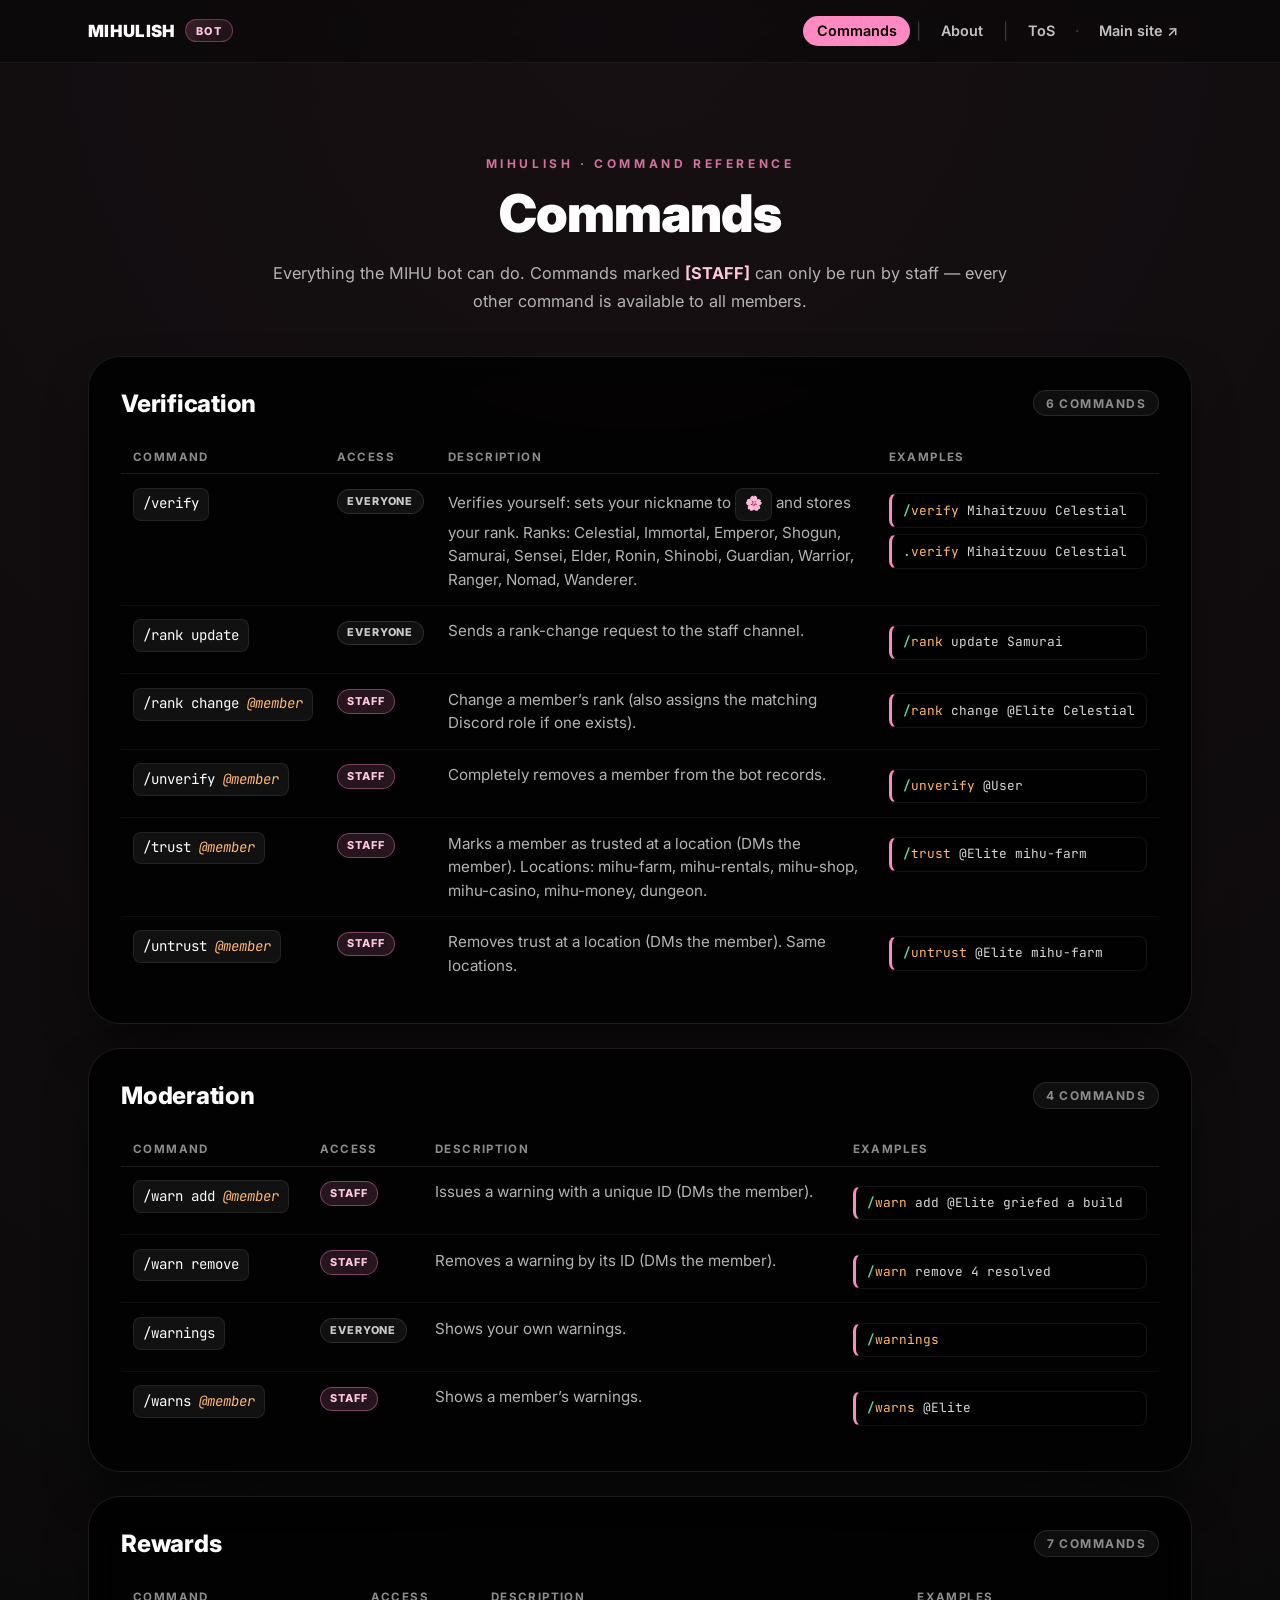
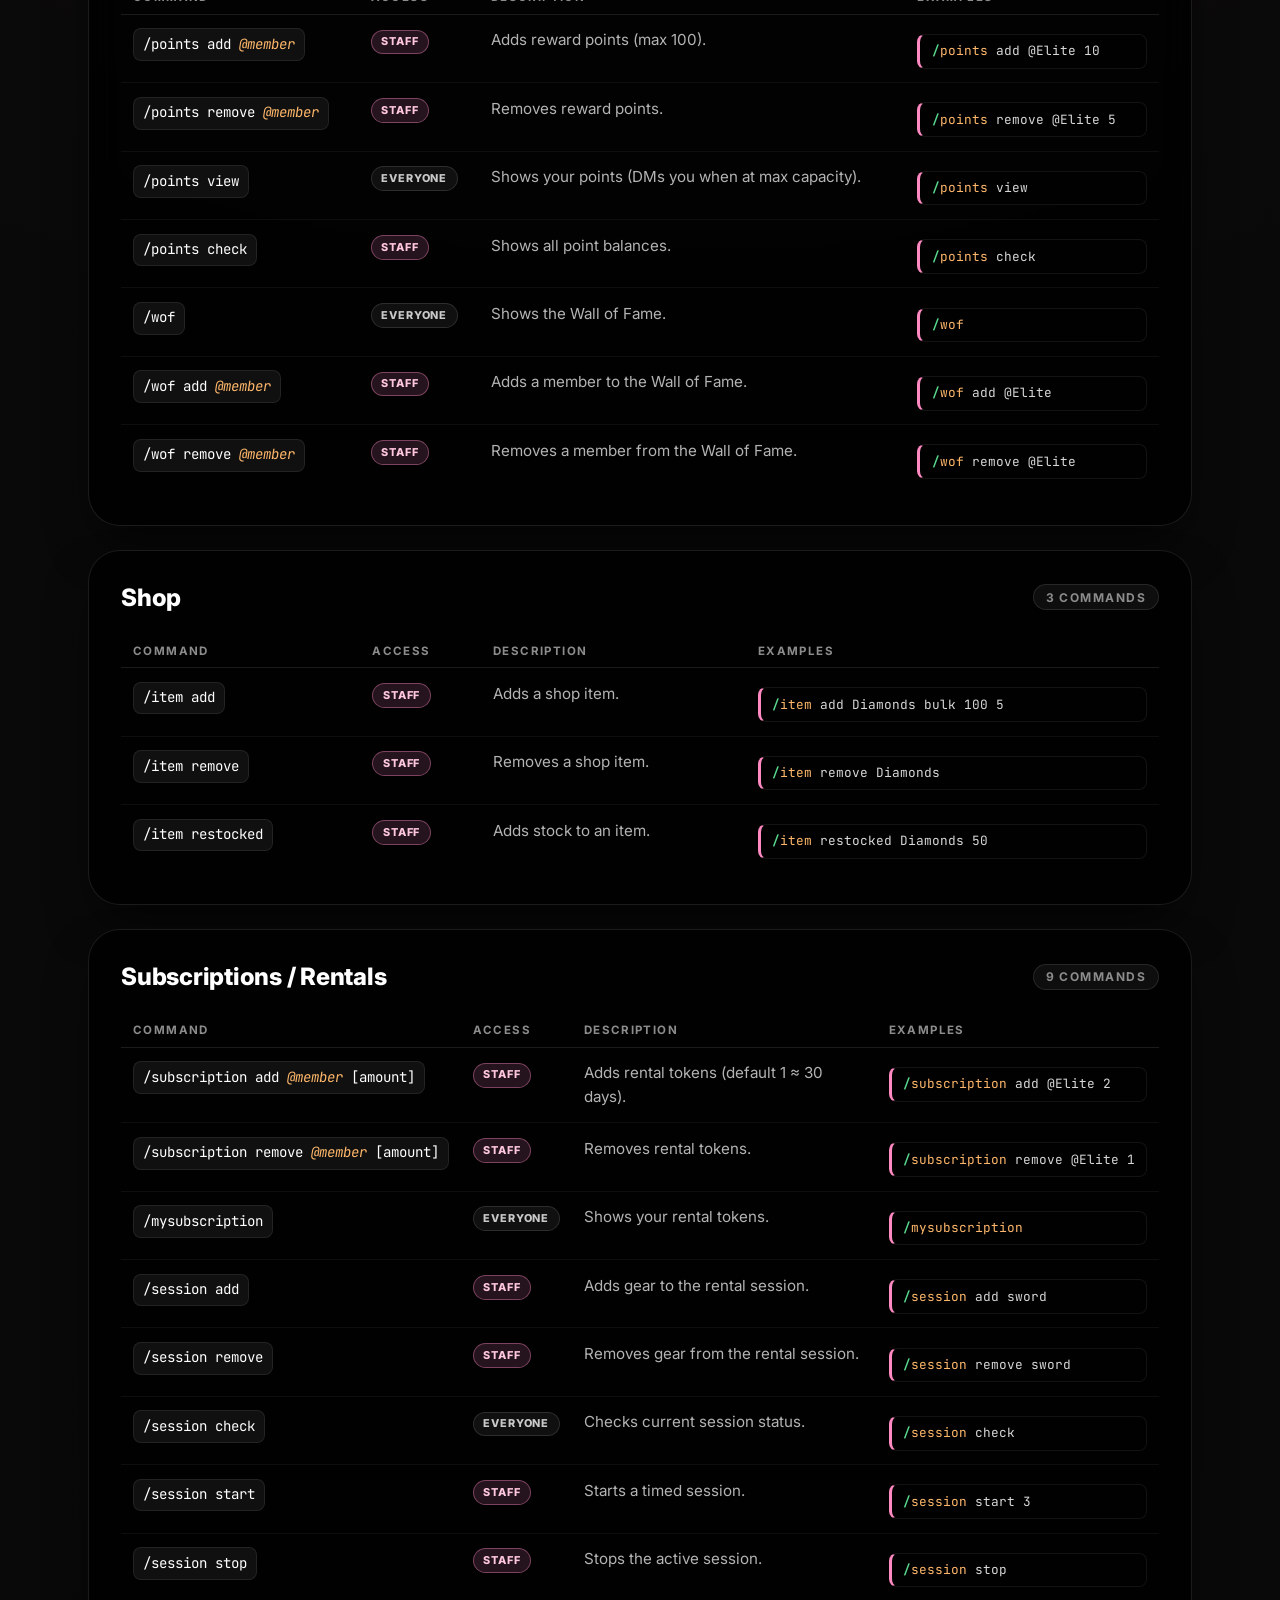
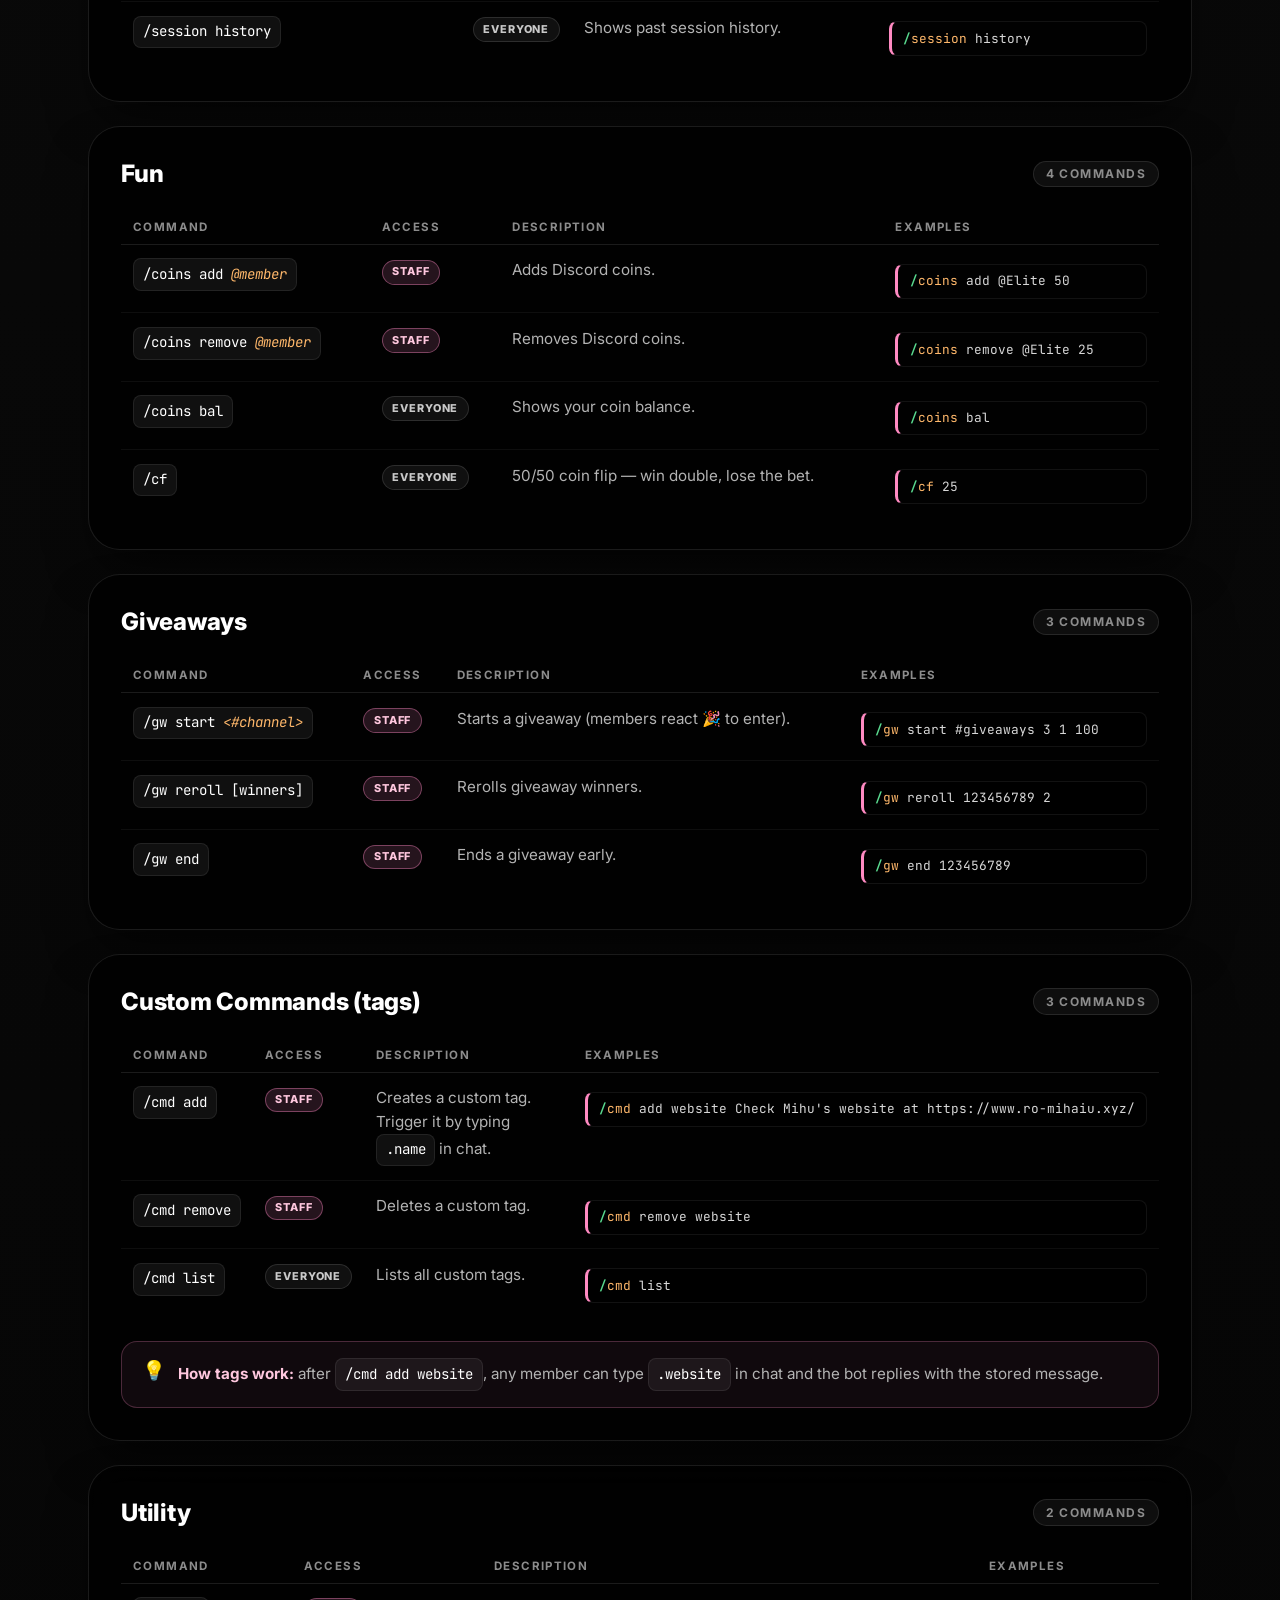
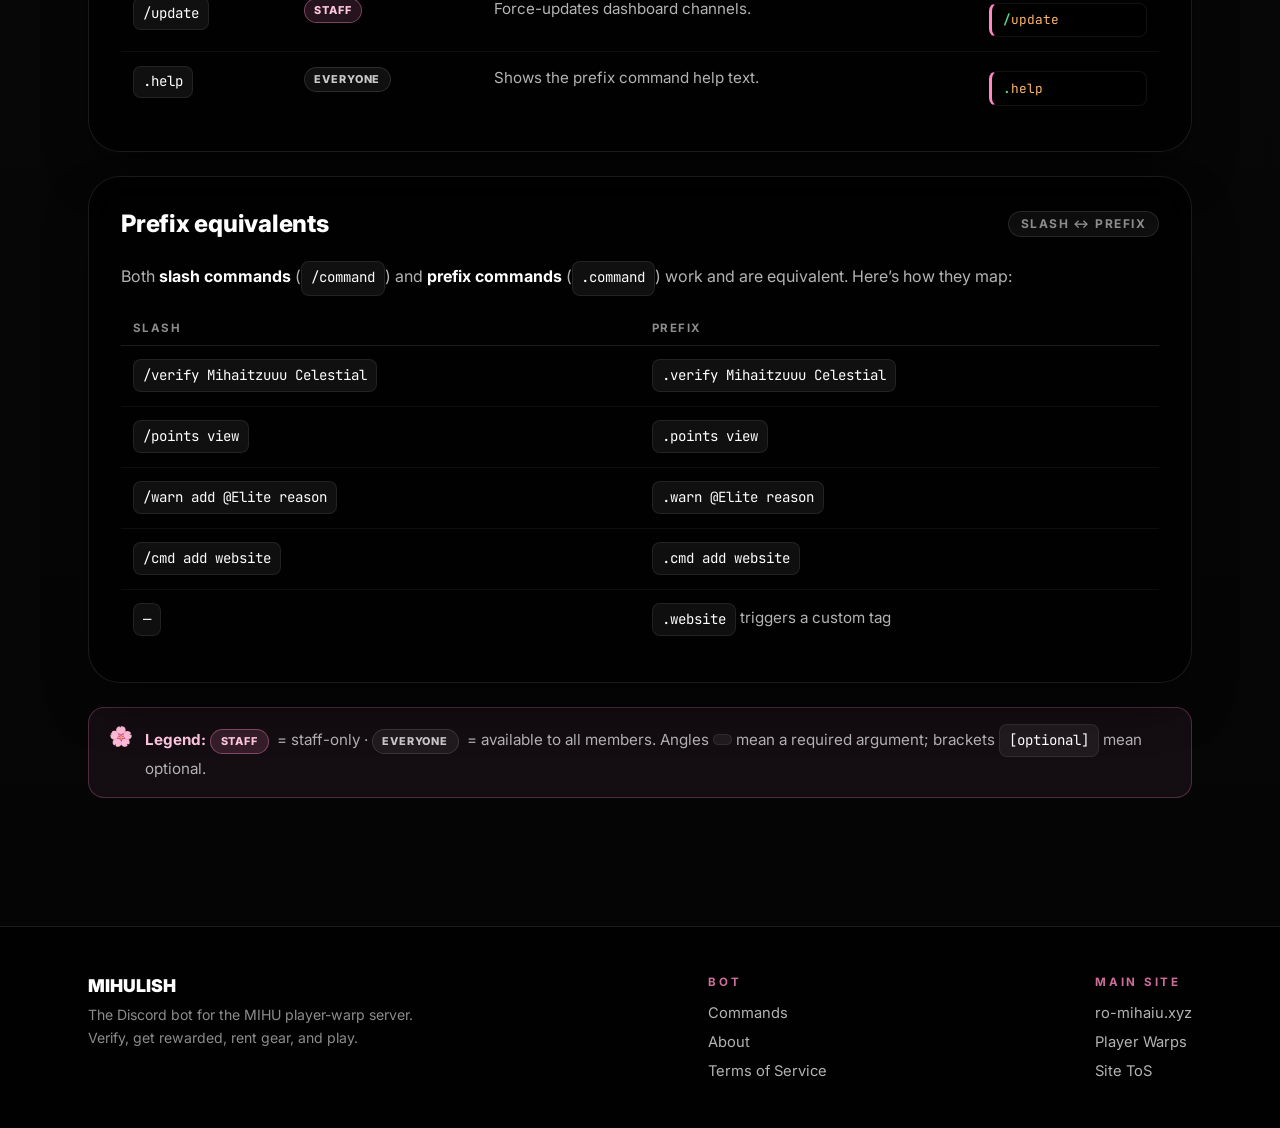
<file: index.html>
<!DOCTYPE html>
<html lang="en">
<head>
  <meta charset="UTF-8" />
  <meta name="viewport" content="width=device-width, initial-scale=1.0" />
  <title>MIHULISH Discord Bot</title>
  <meta name="robots" content="noindex" />
  <meta http-equiv="refresh" content="0; url=commands/index.html" />
  <link rel="canonical" href="https://bot.ro-mihaiu.xyz/commands" />
  <script>
    window.location.replace("commands/index.html");
  </script>
</head>
<body style="margin:0;min-height:100vh;display:flex;align-items:center;justify-content:center;background:#090909;color:#fff;font-family:system-ui,sans-serif;">
  <p>
    Redirecting to the MIHULISH bot
    <a href="commands/index.html" style="color:#ff8ac2;">command reference</a>…
  </p>
</body>
</html>
</file>
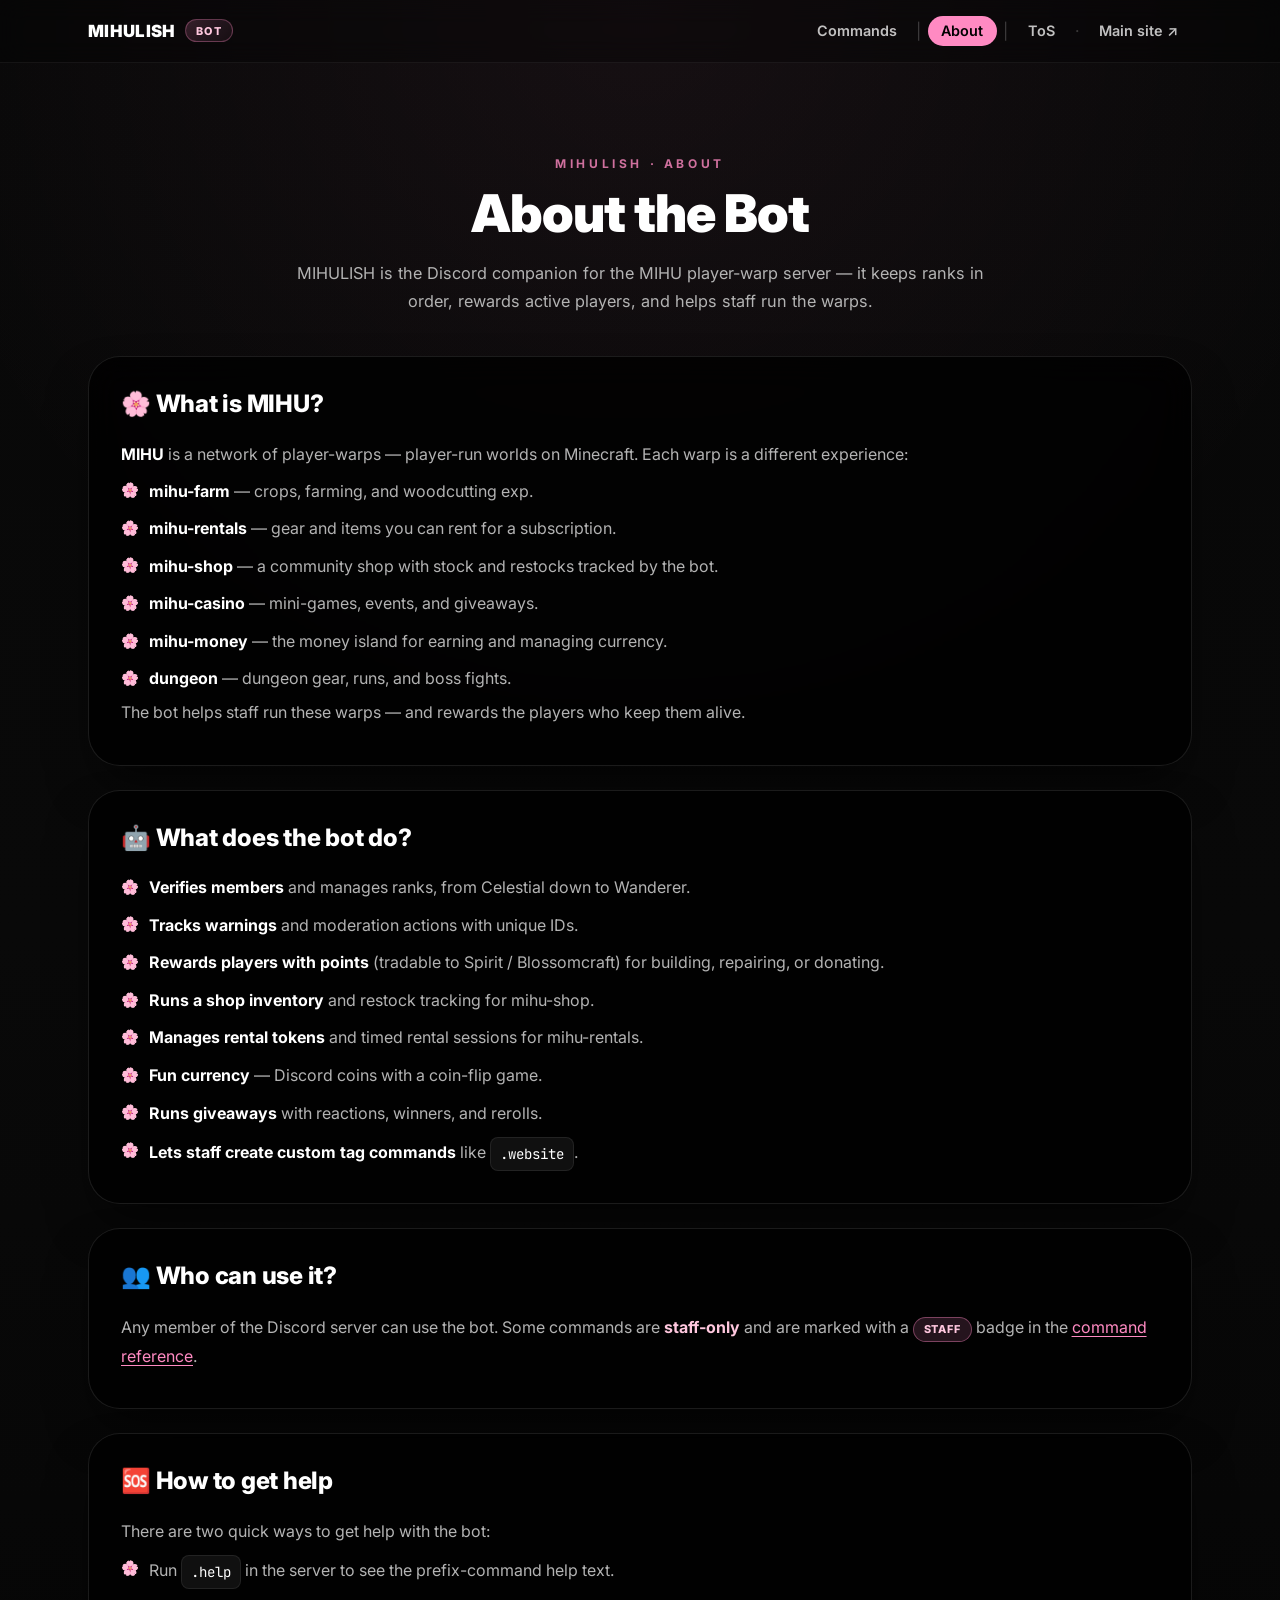
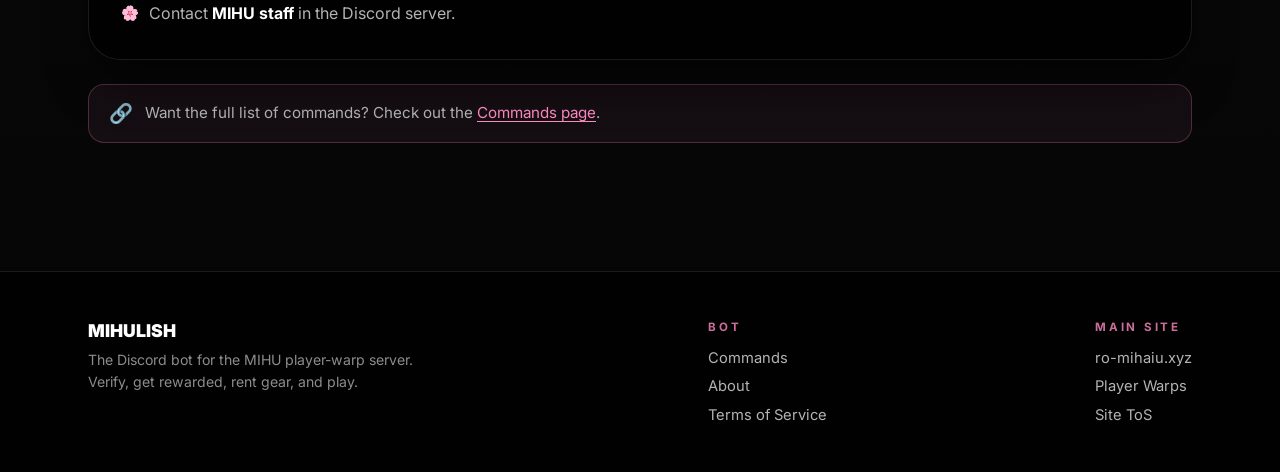
<file: about/index.html>
<!DOCTYPE html>
<html lang="en">
<head>
  <meta charset="UTF-8" />
  <meta name="viewport" content="width=device-width, initial-scale=1.0" />
  <title>About — MIHULISH Discord Bot</title>
  <meta name="description" content="Learn about the MIHULISH Discord bot for the MIHU player-warp server: what MIHU is, what the bot does, who can use it, and how to get help." />
  <meta name="keywords" content="MIHULISH, MIHU bot, Discord bot, player warps, BlossomCraft, about" />
  <meta property="og:title" content="About — MIHULISH Discord Bot" />
  <meta property="og:description" content="What is MIHU, what does the bot do, and who can use it." />
  <meta property="og:type" content="website" />
  <meta property="og:url" content="https://bot.ro-mihaiu.xyz/about" />
  <link rel="preconnect" href="https://fonts.googleapis.com" />
  <link rel="preconnect" href="https://fonts.gstatic.com" crossorigin />
  <link href="https://fonts.googleapis.com/css2?family=Inter:wght@400;600;700;800;900&family=JetBrains+Mono:wght@400;600&display=swap" rel="stylesheet" />
  <link rel="stylesheet" href="../assets/css/style.css" />
  <link rel="canonical" href="https://bot.ro-mihaiu.xyz/about" />
  <link rel="icon" type="image/svg+xml" href="data:image/svg+xml,%3Csvg xmlns='http://www.w3.org/2000/svg' viewBox='0 0 100 100'%3E%3Ctext y='0.9em' font-size='90'%3E🌸%3C/text%3E%3C/svg%3E" />
</head>
<body>
  <div class="page-wrap">
    <!-- Sakura petal background -->
    <div class="petals" aria-hidden="true">
      <span class="petal"></span><span class="petal"></span><span class="petal"></span><span class="petal"></span>
      <span class="petal"></span><span class="petal"></span><span class="petal"></span><span class="petal"></span>
      <span class="petal"></span><span class="petal"></span><span class="petal"></span><span class="petal"></span>
    </div>

    <!-- Header -->
    <header class="site-header">
      <div class="header-inner">
        <a class="brand" href="../index.html">
          MIHULISH <span class="brand-badge">Bot</span>
        </a>
        <nav class="nav-links" aria-label="Bot pages">
          <a href="../commands/index.html">Commands</a>
          <span class="sep">|</span>
          <a href="index.html" class="active" aria-current="page">About</a>
          <span class="sep">|</span>
          <a href="../tos/index.html">ToS</a>
          <span class="sep">·</span>
          <a href="https://ro-mihaiu.xyz" target="_blank" rel="noopener noreferrer">Main site ↗</a>
        </nav>
      </div>
    </header>

    <!-- Content -->
    <main class="content">
      <div class="container">
        <div class="hero">
          <p class="eyebrow">MIHULISH · About</p>
          <h1 class="page-title">About the Bot</h1>
          <p class="lead">
            MIHULISH is the Discord companion for the MIHU player-warp server — it keeps ranks in order,
            rewards active players, and helps staff run the warps.
          </p>
        </div>

        <div class="card">
          <div class="card-header">
            <h2 id="what-is-mihu">🌸 What is MIHU?</h2>
          </div>
          <div class="section-block" style="margin-top:0;">
            <p>
              <strong style="color:#fff">MIHU</strong> is a network of player-warps — player-run worlds on
              Minecraft. Each warp is a different experience:
            </p>
            <ul>
              <li><strong>mihu-farm</strong> — crops, farming, and woodcutting exp.</li>
              <li><strong>mihu-rentals</strong> — gear and items you can rent for a subscription.</li>
              <li><strong>mihu-shop</strong> — a community shop with stock and restocks tracked by the bot.</li>
              <li><strong>mihu-casino</strong> — mini-games, events, and giveaways.</li>
              <li><strong>mihu-money</strong> — the money island for earning and managing currency.</li>
              <li><strong>dungeon</strong> — dungeon gear, runs, and boss fights.</li>
            </ul>
            <p>
              The bot helps staff run these warps — and rewards the players who keep them alive.
            </p>
          </div>
        </div>

        <div class="card">
          <div class="card-header">
            <h2 id="what-does-the-bot-do">🤖 What does the bot do?</h2>
          </div>
          <div class="section-block" style="margin-top:0;">
            <ul>
              <li><strong>Verifies members</strong> and manages ranks, from Celestial down to Wanderer.</li>
              <li><strong>Tracks warnings</strong> and moderation actions with unique IDs.</li>
              <li><strong>Rewards players with points</strong> (tradable to Spirit / Blossomcraft) for building, repairing, or donating.</li>
              <li><strong>Runs a shop inventory</strong> and restock tracking for mihu-shop.</li>
              <li><strong>Manages rental tokens</strong> and timed rental sessions for mihu-rentals.</li>
              <li><strong>Fun currency</strong> — Discord coins with a coin-flip game.</li>
              <li><strong>Runs giveaways</strong> with reactions, winners, and rerolls.</li>
              <li><strong>Lets staff create custom tag commands</strong> like <code class="cmd-name">.website</code>.</li>
            </ul>
          </div>
        </div>

        <div class="card">
          <div class="card-header">
            <h2 id="who-can-use-it">👥 Who can use it?</h2>
          </div>
          <div class="section-block" style="margin-top:0;">
            <p>
              Any member of the Discord server can use the bot. Some commands are
              <strong style="color:#ffc7de">staff-only</strong> and are marked with a
              <span class="badge badge-staff">Staff</span> badge in the
              <a class="prose-link" href="../commands/index.html">command reference</a>.
            </p>
          </div>
        </div>

        <div class="card">
          <div class="card-header">
            <h2 id="how-to-get-help">🆘 How to get help</h2>
          </div>
          <div class="section-block" style="margin-top:0;">
            <p>There are two quick ways to get help with the bot:</p>
            <ul>
              <li>Run <code class="cmd-name">.help</code> in the server to see the prefix-command help text.</li>
              <li>Contact <strong style="color:#fff">MIHU staff</strong> in the Discord server.</li>
            </ul>
          </div>
        </div>

        <div class="note">
          <span class="note-emoji">🔗</span>
          <span>Want the full list of commands? Check out the
            <a class="prose-link" href="../commands/index.html">Commands page</a>.</span>
        </div>
      </div>
    </main>

    <!-- Footer -->
    <footer class="site-footer">
      <div class="footer-inner">
        <div class="footer-brand">
          <h4>MIHULISH</h4>
          <p>The Discord bot for the MIHU player-warp server. Verify, get rewarded, rent gear, and play.</p>
        </div>
        <div class="footer-col">
          <h5>Bot</h5>
          <ul>
            <li><a href="../commands/index.html">Commands</a></li>
            <li><a href="index.html">About</a></li>
            <li><a href="../tos/index.html">Terms of Service</a></li>
          </ul>
        </div>
        <div class="footer-col">
          <h5>Main Site</h5>
          <ul>
            <li><a href="https://ro-mihaiu.xyz" target="_blank" rel="noopener noreferrer">ro-mihaiu.xyz</a></li>
            <li><a href="https://ro-mihaiu.xyz/player-warps" target="_blank" rel="noopener noreferrer">Player Warps</a></li>
            <li><a href="https://ro-mihaiu.xyz/tos" target="_blank" rel="noopener noreferrer">Site ToS</a></li>
          </ul>
        </div>
      </div>
    </footer>
  </div>
</body>
</html>
</file>
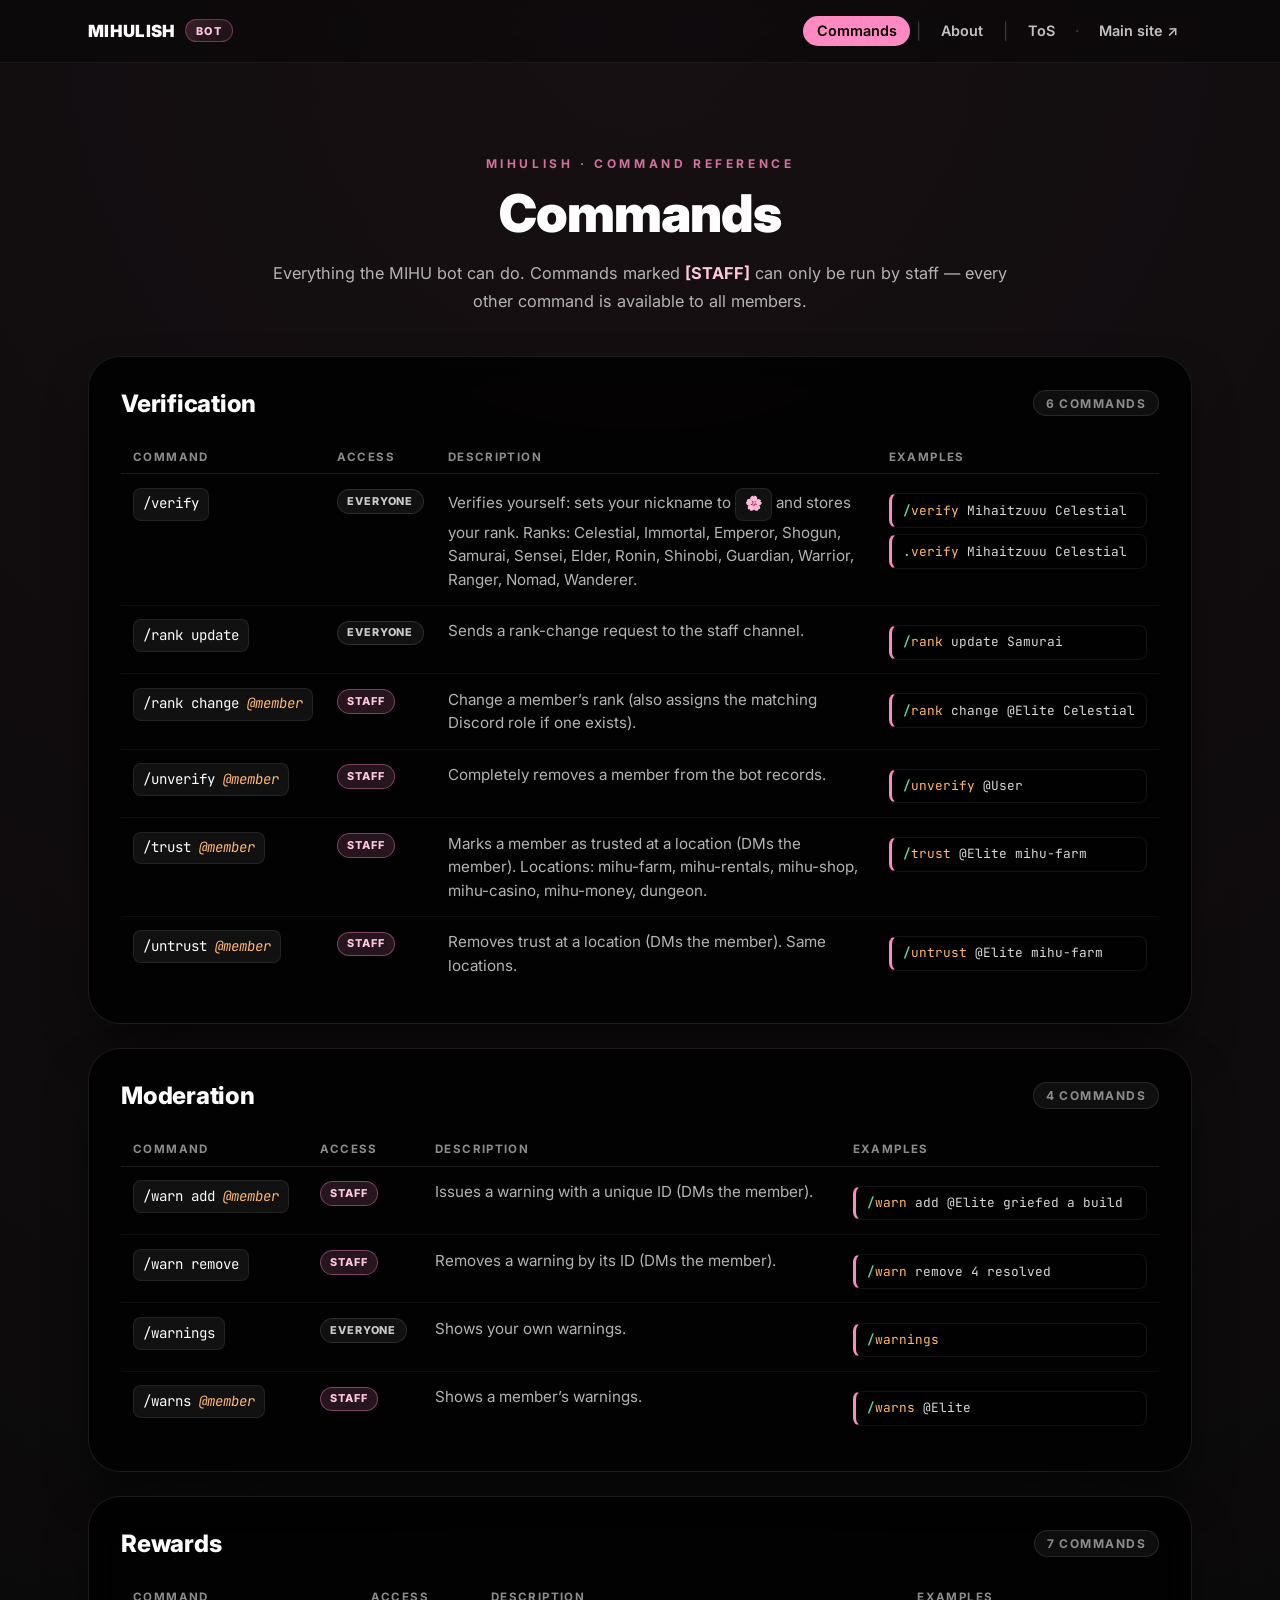
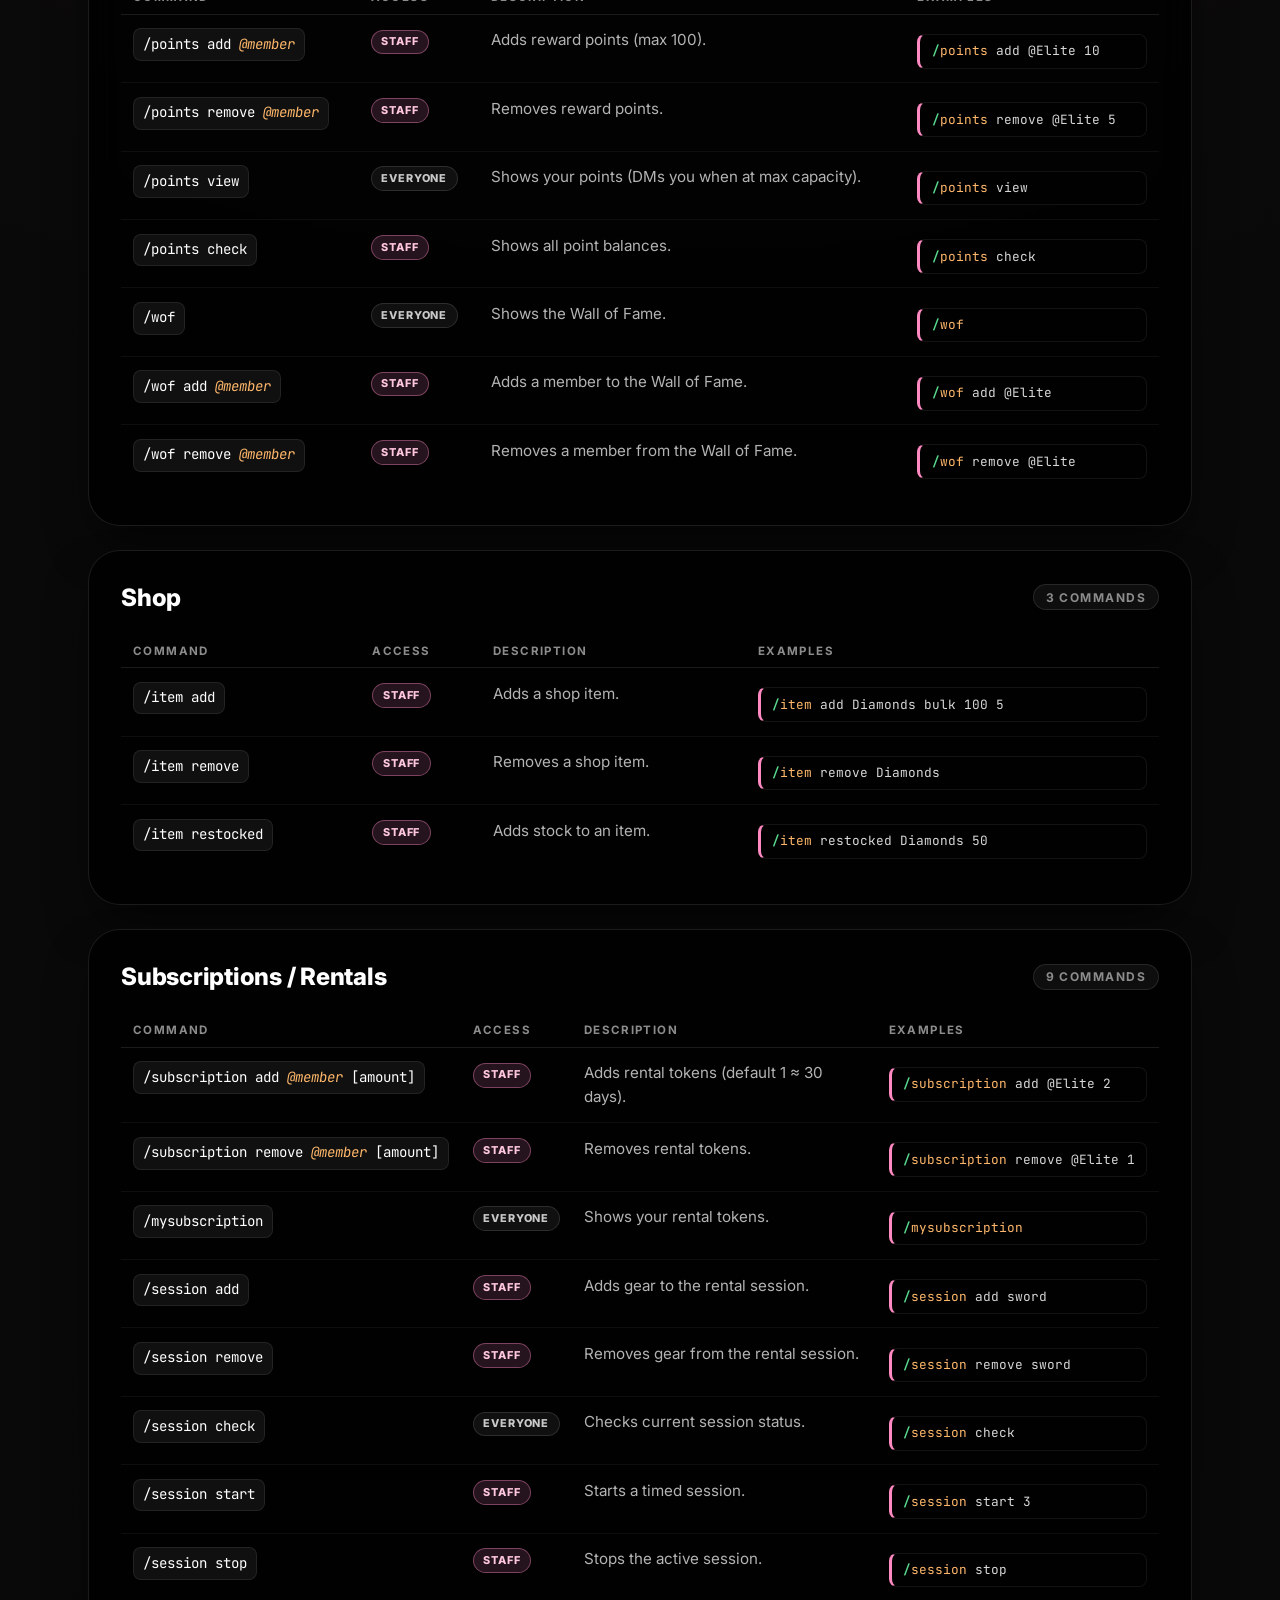
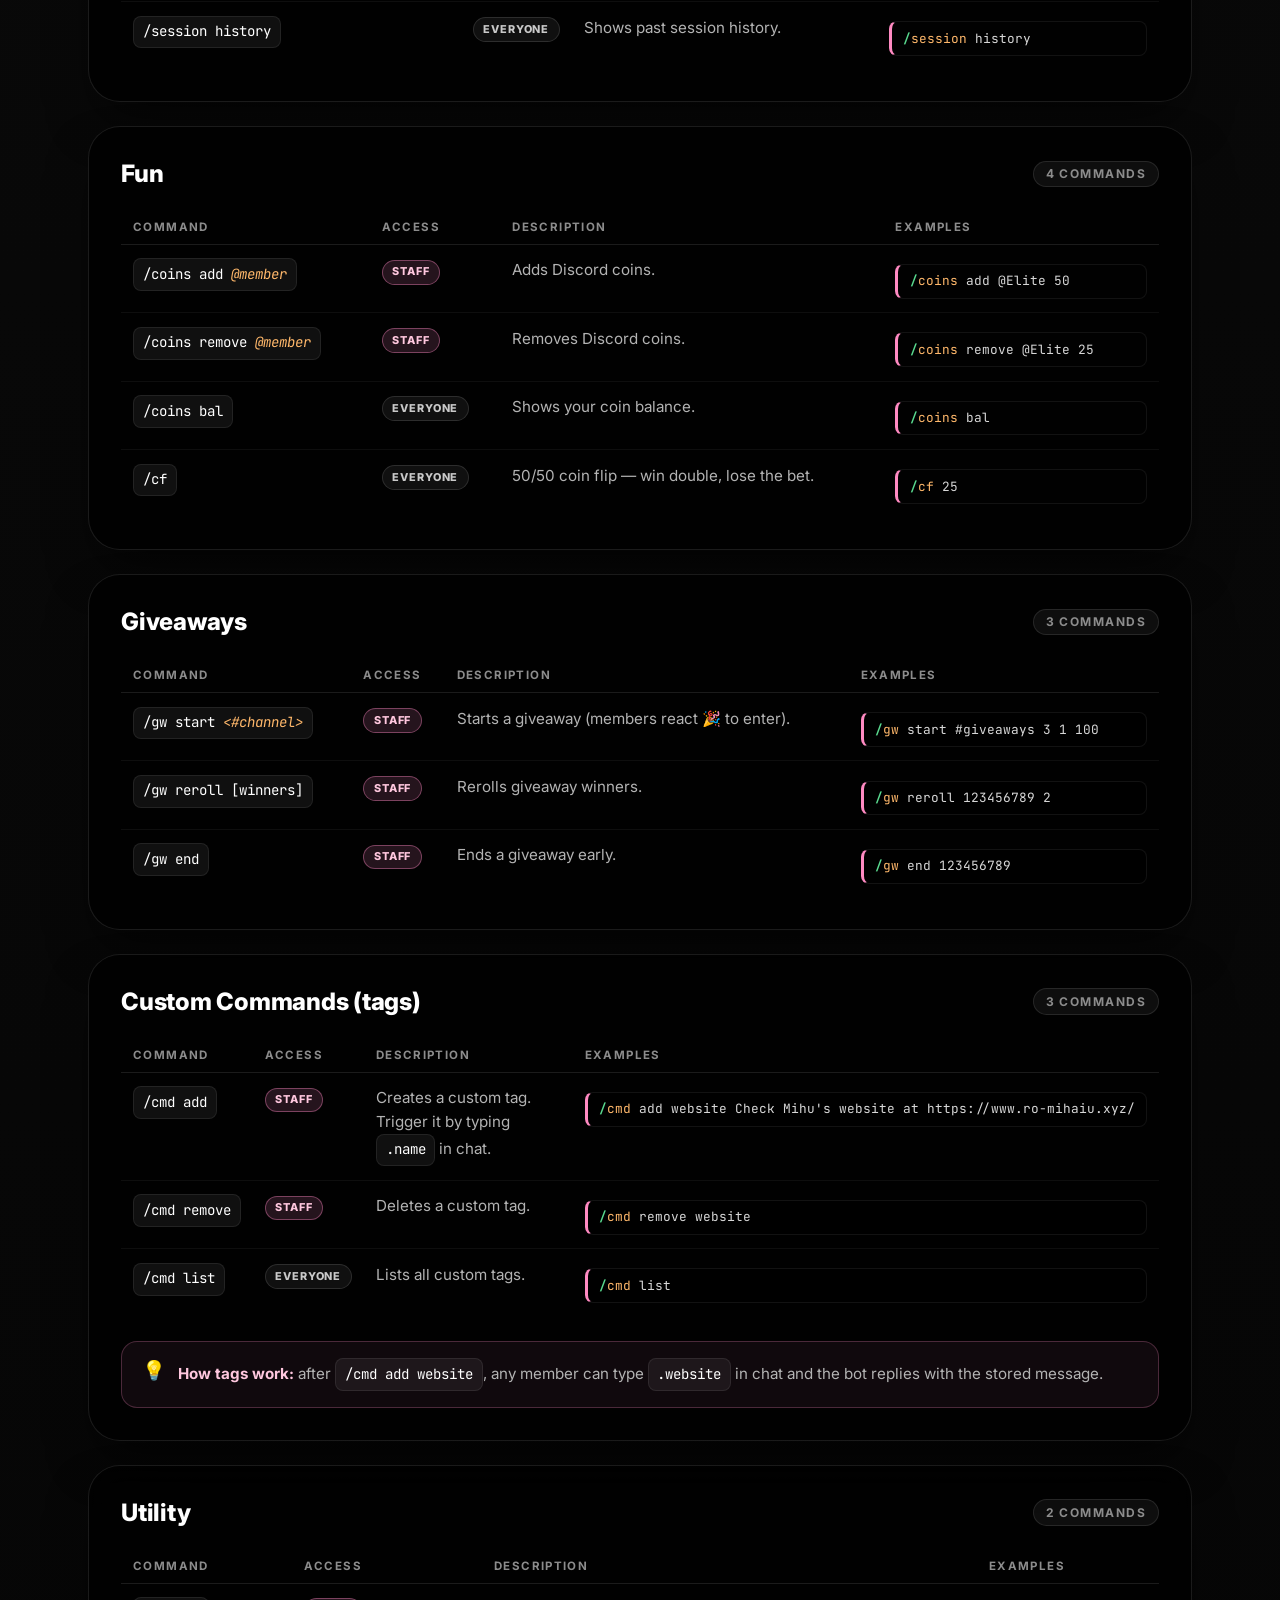
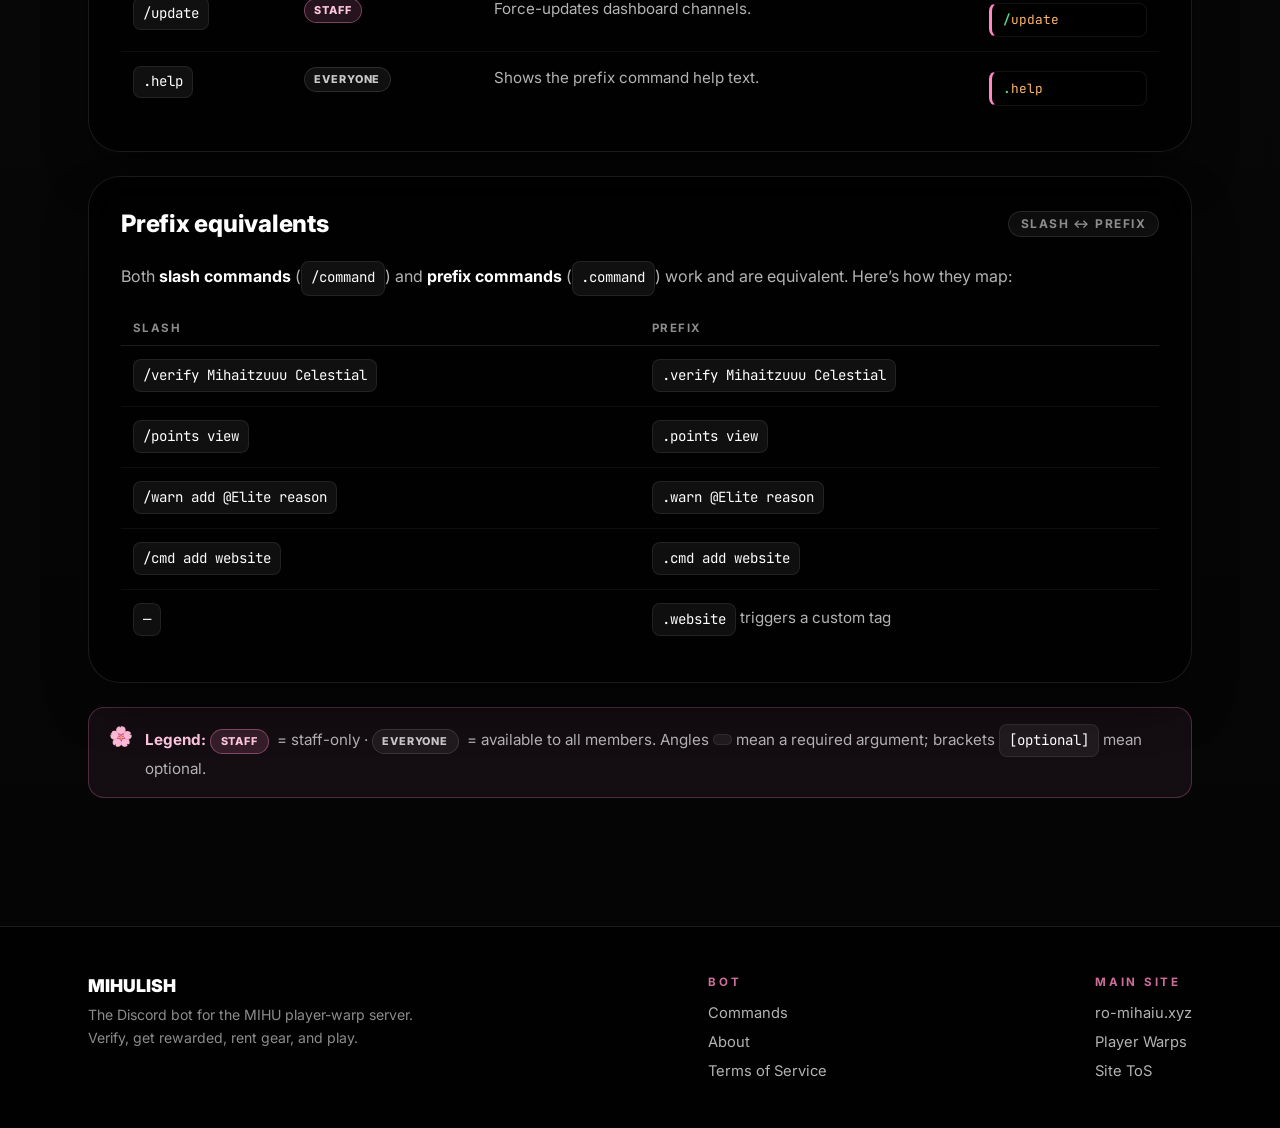
<file: commands/index.html>
<!DOCTYPE html>
<html lang="en">
<head>
  <meta charset="UTF-8" />
  <meta name="viewport" content="width=device-width, initial-scale=1.0" />
  <title>Commands — MIHULISH Discord Bot</title>
  <meta name="description" content="Every command of the MIHULISH Discord bot for the MIHU player-warp server. Slash and prefix commands, usage examples, and [STAFF] access badges." />
  <meta name="keywords" content="MIHULISH, MIHU bot, Discord bot, commands, verify, rank, player warps, BlossomCraft" />
  <meta property="og:title" content="Commands — MIHULISH Discord Bot" />
  <meta property="og:description" content="Full command reference for the MIHULISH Discord bot." />
  <meta property="og:type" content="website" />
  <meta property="og:url" content="https://bot.ro-mihaiu.xyz/commands" />
  <link rel="preconnect" href="https://fonts.googleapis.com" />
  <link rel="preconnect" href="https://fonts.gstatic.com" crossorigin />
  <link href="https://fonts.googleapis.com/css2?family=Inter:wght@400;600;700;800;900&family=JetBrains+Mono:wght@400;600&display=swap" rel="stylesheet" />
  <link rel="stylesheet" href="../assets/css/style.css" />
  <link rel="canonical" href="https://bot.ro-mihaiu.xyz/commands" />
  <link rel="icon" type="image/svg+xml" href="data:image/svg+xml,%3Csvg xmlns='http://www.w3.org/2000/svg' viewBox='0 0 100 100'%3E%3Ctext y='0.9em' font-size='90'%3E🌸%3C/text%3E%3C/svg%3E" />
</head>
<body>
  <div class="page-wrap">
    <!-- Sakura petal background -->
    <div class="petals" aria-hidden="true">
      <span class="petal"></span><span class="petal"></span><span class="petal"></span><span class="petal"></span>
      <span class="petal"></span><span class="petal"></span><span class="petal"></span><span class="petal"></span>
      <span class="petal"></span><span class="petal"></span><span class="petal"></span><span class="petal"></span>
    </div>

    <!-- Header -->
    <header class="site-header">
      <div class="header-inner">
        <a class="brand" href="../index.html">
          MIHULISH <span class="brand-badge">Bot</span>
        </a>
        <nav class="nav-links" aria-label="Bot pages">
          <a href="index.html" class="active" aria-current="page">Commands</a>
          <span class="sep">|</span>
          <a href="../about/index.html">About</a>
          <span class="sep">|</span>
          <a href="../tos/index.html">ToS</a>
          <span class="sep">·</span>
          <a href="https://ro-mihaiu.xyz" target="_blank" rel="noopener noreferrer">Main site ↗</a>
        </nav>
      </div>
    </header>

    <!-- Content -->
    <main class="content">
      <div class="container">
        <div class="hero">
          <p class="eyebrow">MIHULISH · Command Reference</p>
          <h1 class="page-title">Commands</h1>
          <p class="lead">
            Everything the MIHU bot can do. Commands marked <strong style="color:#ffc7de">[STAFF]</strong> can
            only be run by staff — every other command is available to all members.
          </p>
        </div>

        <div class="card">
          <div class="card-header">
            <h2 id="verification">Verification</h2>
            <span class="count">6 commands</span>
          </div>
          <table class="cmd-table">
            <thead>
              <tr><th>Command</th><th>Access</th><th>Description</th><th>Examples</th></tr>
            </thead>
            <tbody>
              <tr>
                <td data-label="Command"><code class="cmd-name">/verify <span class="arg"><in-game-user></span> <span class="arg"><rank></span></code></td>
                <td data-label="Access"><span class="badge badge-everyone">Everyone</span></td>
                <td data-label="Description">Verifies yourself: sets your nickname to <code class="cmd-name">🌸 <in-game-user></code> and stores your rank. Ranks: Celestial, Immortal, Emperor, Shogun, Samurai, Sensei, Elder, Ronin, Shinobi, Guardian, Warrior, Ranger, Nomad, Wanderer.</td>
                <td data-label="Examples">
                  <div class="examples">
                    <span class="example"><span class="prompt">/</span><span class="slash">verify</span> Mihaitzuuu Celestial</span>
                    <span class="example"><span class="prompt">.</span><span class="slash">verify</span> Mihaitzuuu Celestial</span>
                  </div>
                </td>
              </tr>
              <tr>
                <td data-label="Command"><code class="cmd-name">/rank update <span class="arg"><rank></span></code></td>
                <td data-label="Access"><span class="badge badge-everyone">Everyone</span></td>
                <td data-label="Description">Sends a rank-change request to the staff channel.</td>
                <td data-label="Examples">
                  <div class="examples">
                    <span class="example"><span class="prompt">/</span><span class="slash">rank</span> update Samurai</span>
                  </div>
                </td>
              </tr>
              <tr>
                <td data-label="Command"><code class="cmd-name">/rank change <span class="arg">@member</span> <span class="arg"><rank></span></code></td>
                <td data-label="Access"><span class="badge badge-staff">Staff</span></td>
                <td data-label="Description">Change a member&rsquo;s rank (also assigns the matching Discord role if one exists).</td>
                <td data-label="Examples">
                  <div class="examples">
                    <span class="example"><span class="prompt">/</span><span class="slash">rank</span> change @Elite Celestial</span>
                  </div>
                </td>
              </tr>
              <tr>
                <td data-label="Command"><code class="cmd-name">/unverify <span class="arg">@member</span></code></td>
                <td data-label="Access"><span class="badge badge-staff">Staff</span></td>
                <td data-label="Description">Completely removes a member from the bot records.</td>
                <td data-label="Examples">
                  <div class="examples">
                    <span class="example"><span class="prompt">/</span><span class="slash">unverify</span> @User</span>
                  </div>
                </td>
              </tr>
              <tr>
                <td data-label="Command"><code class="cmd-name">/trust <span class="arg">@member</span> <span class="arg"><location></span></code></td>
                <td data-label="Access"><span class="badge badge-staff">Staff</span></td>
                <td data-label="Description">Marks a member as trusted at a location (DMs the member). Locations: mihu-farm, mihu-rentals, mihu-shop, mihu-casino, mihu-money, dungeon.</td>
                <td data-label="Examples">
                  <div class="examples">
                    <span class="example"><span class="prompt">/</span><span class="slash">trust</span> @Elite mihu-farm</span>
                  </div>
                </td>
              </tr>
              <tr>
                <td data-label="Command"><code class="cmd-name">/untrust <span class="arg">@member</span> <span class="arg"><location></span></code></td>
                <td data-label="Access"><span class="badge badge-staff">Staff</span></td>
                <td data-label="Description">Removes trust at a location (DMs the member). Same locations.</td>
                <td data-label="Examples">
                  <div class="examples">
                    <span class="example"><span class="prompt">/</span><span class="slash">untrust</span> @Elite mihu-farm</span>
                  </div>
                </td>
              </tr>
            </tbody>
          </table>
        </div>

        <div class="card">
          <div class="card-header">
            <h2 id="moderation">Moderation</h2>
            <span class="count">4 commands</span>
          </div>
          <table class="cmd-table">
            <thead>
              <tr><th>Command</th><th>Access</th><th>Description</th><th>Examples</th></tr>
            </thead>
            <tbody>
              <tr>
                <td data-label="Command"><code class="cmd-name">/warn add <span class="arg">@member</span> <span class="arg"><reason></span></code></td>
                <td data-label="Access"><span class="badge badge-staff">Staff</span></td>
                <td data-label="Description">Issues a warning with a unique ID (DMs the member).</td>
                <td data-label="Examples">
                  <div class="examples">
                    <span class="example"><span class="prompt">/</span><span class="slash">warn</span> add @Elite griefed a build</span>
                  </div>
                </td>
              </tr>
              <tr>
                <td data-label="Command"><code class="cmd-name">/warn remove <span class="arg"><id></span> <span class="arg"><reason></span></code></td>
                <td data-label="Access"><span class="badge badge-staff">Staff</span></td>
                <td data-label="Description">Removes a warning by its ID (DMs the member).</td>
                <td data-label="Examples">
                  <div class="examples">
                    <span class="example"><span class="prompt">/</span><span class="slash">warn</span> remove 4 resolved</span>
                  </div>
                </td>
              </tr>
              <tr>
                <td data-label="Command"><code class="cmd-name">/warnings</code></td>
                <td data-label="Access"><span class="badge badge-everyone">Everyone</span></td>
                <td data-label="Description">Shows your own warnings.</td>
                <td data-label="Examples">
                  <div class="examples">
                    <span class="example"><span class="prompt">/</span><span class="slash">warnings</span></span>
                  </div>
                </td>
              </tr>
              <tr>
                <td data-label="Command"><code class="cmd-name">/warns <span class="arg">@member</span></code></td>
                <td data-label="Access"><span class="badge badge-staff">Staff</span></td>
                <td data-label="Description">Shows a member&rsquo;s warnings.</td>
                <td data-label="Examples">
                  <div class="examples">
                    <span class="example"><span class="prompt">/</span><span class="slash">warns</span> @Elite</span>
                  </div>
                </td>
              </tr>
            </tbody>
          </table>
        </div>

        <div class="card">
          <div class="card-header">
            <h2 id="rewards">Rewards</h2>
            <span class="count">7 commands</span>
          </div>
          <table class="cmd-table">
            <thead>
              <tr><th>Command</th><th>Access</th><th>Description</th><th>Examples</th></tr>
            </thead>
            <tbody>
              <tr>
                <td data-label="Command"><code class="cmd-name">/points add <span class="arg">@member</span> <span class="arg"><amount></span></code></td>
                <td data-label="Access"><span class="badge badge-staff">Staff</span></td>
                <td data-label="Description">Adds reward points (max 100).</td>
                <td data-label="Examples">
                  <div class="examples">
                    <span class="example"><span class="prompt">/</span><span class="slash">points</span> add @Elite 10</span>
                  </div>
                </td>
              </tr>
              <tr>
                <td data-label="Command"><code class="cmd-name">/points remove <span class="arg">@member</span> <span class="arg"><amount></span></code></td>
                <td data-label="Access"><span class="badge badge-staff">Staff</span></td>
                <td data-label="Description">Removes reward points.</td>
                <td data-label="Examples">
                  <div class="examples">
                    <span class="example"><span class="prompt">/</span><span class="slash">points</span> remove @Elite 5</span>
                  </div>
                </td>
              </tr>
              <tr>
                <td data-label="Command"><code class="cmd-name">/points view</code></td>
                <td data-label="Access"><span class="badge badge-everyone">Everyone</span></td>
                <td data-label="Description">Shows your points (DMs you when at max capacity).</td>
                <td data-label="Examples">
                  <div class="examples">
                    <span class="example"><span class="prompt">/</span><span class="slash">points</span> view</span>
                  </div>
                </td>
              </tr>
              <tr>
                <td data-label="Command"><code class="cmd-name">/points check</code></td>
                <td data-label="Access"><span class="badge badge-staff">Staff</span></td>
                <td data-label="Description">Shows all point balances.</td>
                <td data-label="Examples">
                  <div class="examples">
                    <span class="example"><span class="prompt">/</span><span class="slash">points</span> check</span>
                  </div>
                </td>
              </tr>
              <tr>
                <td data-label="Command"><code class="cmd-name">/wof</code></td>
                <td data-label="Access"><span class="badge badge-everyone">Everyone</span></td>
                <td data-label="Description">Shows the Wall of Fame.</td>
                <td data-label="Examples">
                  <div class="examples">
                    <span class="example"><span class="prompt">/</span><span class="slash">wof</span></span>
                  </div>
                </td>
              </tr>
              <tr>
                <td data-label="Command"><code class="cmd-name">/wof add <span class="arg">@member</span></code></td>
                <td data-label="Access"><span class="badge badge-staff">Staff</span></td>
                <td data-label="Description">Adds a member to the Wall of Fame.</td>
                <td data-label="Examples">
                  <div class="examples">
                    <span class="example"><span class="prompt">/</span><span class="slash">wof</span> add @Elite</span>
                  </div>
                </td>
              </tr>
              <tr>
                <td data-label="Command"><code class="cmd-name">/wof remove <span class="arg">@member</span></code></td>
                <td data-label="Access"><span class="badge badge-staff">Staff</span></td>
                <td data-label="Description">Removes a member from the Wall of Fame.</td>
                <td data-label="Examples">
                  <div class="examples">
                    <span class="example"><span class="prompt">/</span><span class="slash">wof</span> remove @Elite</span>
                  </div>
                </td>
              </tr>
            </tbody>
          </table>
        </div>

        <div class="card">
          <div class="card-header">
            <h2 id="shop">Shop</h2>
            <span class="count">3 commands</span>
          </div>
          <table class="cmd-table">
            <thead>
              <tr><th>Command</th><th>Access</th><th>Description</th><th>Examples</th></tr>
            </thead>
            <tbody>
              <tr>
                <td data-label="Command"><code class="cmd-name">/item add <span class="arg"><name></span> <span class="arg"><bulk/individual></span> <span class="arg"><price></span> <span class="arg"><min_amount></span></code></td>
                <td data-label="Access"><span class="badge badge-staff">Staff</span></td>
                <td data-label="Description">Adds a shop item.</td>
                <td data-label="Examples">
                  <div class="examples">
                    <span class="example"><span class="prompt">/</span><span class="slash">item</span> add Diamonds bulk 100 5</span>
                  </div>
                </td>
              </tr>
              <tr>
                <td data-label="Command"><code class="cmd-name">/item remove <span class="arg"><name></span></code></td>
                <td data-label="Access"><span class="badge badge-staff">Staff</span></td>
                <td data-label="Description">Removes a shop item.</td>
                <td data-label="Examples">
                  <div class="examples">
                    <span class="example"><span class="prompt">/</span><span class="slash">item</span> remove Diamonds</span>
                  </div>
                </td>
              </tr>
              <tr>
                <td data-label="Command"><code class="cmd-name">/item restocked <span class="arg"><name></span> <span class="arg"><amount></span></code></td>
                <td data-label="Access"><span class="badge badge-staff">Staff</span></td>
                <td data-label="Description">Adds stock to an item.</td>
                <td data-label="Examples">
                  <div class="examples">
                    <span class="example"><span class="prompt">/</span><span class="slash">item</span> restocked Diamonds 50</span>
                  </div>
                </td>
              </tr>
            </tbody>
          </table>
        </div>

        <div class="card">
          <div class="card-header">
            <h2 id="subscriptions">Subscriptions / Rentals</h2>
            <span class="count">9 commands</span>
          </div>
          <table class="cmd-table">
            <thead>
              <tr><th>Command</th><th>Access</th><th>Description</th><th>Examples</th></tr>
            </thead>
            <tbody>
              <tr>
                <td data-label="Command"><code class="cmd-name">/subscription add <span class="arg">@member</span> [amount]</code></td>
                <td data-label="Access"><span class="badge badge-staff">Staff</span></td>
                <td data-label="Description">Adds rental tokens (default 1 ≈ 30 days).</td>
                <td data-label="Examples">
                  <div class="examples">
                    <span class="example"><span class="prompt">/</span><span class="slash">subscription</span> add @Elite 2</span>
                  </div>
                </td>
              </tr>
              <tr>
                <td data-label="Command"><code class="cmd-name">/subscription remove <span class="arg">@member</span> [amount]</code></td>
                <td data-label="Access"><span class="badge badge-staff">Staff</span></td>
                <td data-label="Description">Removes rental tokens.</td>
                <td data-label="Examples">
                  <div class="examples">
                    <span class="example"><span class="prompt">/</span><span class="slash">subscription</span> remove @Elite 1</span>
                  </div>
                </td>
              </tr>
              <tr>
                <td data-label="Command"><code class="cmd-name">/mysubscription</code></td>
                <td data-label="Access"><span class="badge badge-everyone">Everyone</span></td>
                <td data-label="Description">Shows your rental tokens.</td>
                <td data-label="Examples">
                  <div class="examples">
                    <span class="example"><span class="prompt">/</span><span class="slash">mysubscription</span></span>
                  </div>
                </td>
              </tr>
              <tr>
                <td data-label="Command"><code class="cmd-name">/session add <span class="arg"><item></span></code></td>
                <td data-label="Access"><span class="badge badge-staff">Staff</span></td>
                <td data-label="Description">Adds gear to the rental session.</td>
                <td data-label="Examples">
                  <div class="examples">
                    <span class="example"><span class="prompt">/</span><span class="slash">session</span> add sword</span>
                  </div>
                </td>
              </tr>
              <tr>
                <td data-label="Command"><code class="cmd-name">/session remove <span class="arg"><item></span></code></td>
                <td data-label="Access"><span class="badge badge-staff">Staff</span></td>
                <td data-label="Description">Removes gear from the rental session.</td>
                <td data-label="Examples">
                  <div class="examples">
                    <span class="example"><span class="prompt">/</span><span class="slash">session</span> remove sword</span>
                  </div>
                </td>
              </tr>
              <tr>
                <td data-label="Command"><code class="cmd-name">/session check</code></td>
                <td data-label="Access"><span class="badge badge-everyone">Everyone</span></td>
                <td data-label="Description">Checks current session status.</td>
                <td data-label="Examples">
                  <div class="examples">
                    <span class="example"><span class="prompt">/</span><span class="slash">session</span> check</span>
                  </div>
                </td>
              </tr>
              <tr>
                <td data-label="Command"><code class="cmd-name">/session start <span class="arg"><hours></span></code></td>
                <td data-label="Access"><span class="badge badge-staff">Staff</span></td>
                <td data-label="Description">Starts a timed session.</td>
                <td data-label="Examples">
                  <div class="examples">
                    <span class="example"><span class="prompt">/</span><span class="slash">session</span> start 3</span>
                  </div>
                </td>
              </tr>
              <tr>
                <td data-label="Command"><code class="cmd-name">/session stop</code></td>
                <td data-label="Access"><span class="badge badge-staff">Staff</span></td>
                <td data-label="Description">Stops the active session.</td>
                <td data-label="Examples">
                  <div class="examples">
                    <span class="example"><span class="prompt">/</span><span class="slash">session</span> stop</span>
                  </div>
                </td>
              </tr>
              <tr>
                <td data-label="Command"><code class="cmd-name">/session history</code></td>
                <td data-label="Access"><span class="badge badge-everyone">Everyone</span></td>
                <td data-label="Description">Shows past session history.</td>
                <td data-label="Examples">
                  <div class="examples">
                    <span class="example"><span class="prompt">/</span><span class="slash">session</span> history</span>
                  </div>
                </td>
              </tr>
            </tbody>
          </table>
        </div>

        <div class="card">
          <div class="card-header">
            <h2 id="fun">Fun</h2>
            <span class="count">4 commands</span>
          </div>
          <table class="cmd-table">
            <thead>
              <tr><th>Command</th><th>Access</th><th>Description</th><th>Examples</th></tr>
            </thead>
            <tbody>
              <tr>
                <td data-label="Command"><code class="cmd-name">/coins add <span class="arg">@member</span> <span class="arg"><amount></span></code></td>
                <td data-label="Access"><span class="badge badge-staff">Staff</span></td>
                <td data-label="Description">Adds Discord coins.</td>
                <td data-label="Examples">
                  <div class="examples">
                    <span class="example"><span class="prompt">/</span><span class="slash">coins</span> add @Elite 50</span>
                  </div>
                </td>
              </tr>
              <tr>
                <td data-label="Command"><code class="cmd-name">/coins remove <span class="arg">@member</span> <span class="arg"><amount></span></code></td>
                <td data-label="Access"><span class="badge badge-staff">Staff</span></td>
                <td data-label="Description">Removes Discord coins.</td>
                <td data-label="Examples">
                  <div class="examples">
                    <span class="example"><span class="prompt">/</span><span class="slash">coins</span> remove @Elite 25</span>
                  </div>
                </td>
              </tr>
              <tr>
                <td data-label="Command"><code class="cmd-name">/coins bal</code></td>
                <td data-label="Access"><span class="badge badge-everyone">Everyone</span></td>
                <td data-label="Description">Shows your coin balance.</td>
                <td data-label="Examples">
                  <div class="examples">
                    <span class="example"><span class="prompt">/</span><span class="slash">coins</span> bal</span>
                  </div>
                </td>
              </tr>
              <tr>
                <td data-label="Command"><code class="cmd-name">/cf <span class="arg"><bet></span></code></td>
                <td data-label="Access"><span class="badge badge-everyone">Everyone</span></td>
                <td data-label="Description">50/50 coin flip — win double, lose the bet.</td>
                <td data-label="Examples">
                  <div class="examples">
                    <span class="example"><span class="prompt">/</span><span class="slash">cf</span> 25</span>
                  </div>
                </td>
              </tr>
            </tbody>
          </table>
        </div>

        <div class="card">
          <div class="card-header">
            <h2 id="giveaways">Giveaways</h2>
            <span class="count">3 commands</span>
          </div>
          <table class="cmd-table">
            <thead>
              <tr><th>Command</th><th>Access</th><th>Description</th><th>Examples</th></tr>
            </thead>
            <tbody>
              <tr>
                <td data-label="Command"><code class="cmd-name">/gw start <span class="arg"><#channel></span> <span class="arg"><days></span> <span class="arg"><winners></span> <span class="arg"><prize></span></code></td>
                <td data-label="Access"><span class="badge badge-staff">Staff</span></td>
                <td data-label="Description">Starts a giveaway (members react 🎉 to enter).</td>
                <td data-label="Examples">
                  <div class="examples">
                    <span class="example"><span class="prompt">/</span><span class="slash">gw</span> start #giveaways 3 1 100</span>
                  </div>
                </td>
              </tr>
              <tr>
                <td data-label="Command"><code class="cmd-name">/gw reroll <span class="arg"><msg_id></span> [winners]</code></td>
                <td data-label="Access"><span class="badge badge-staff">Staff</span></td>
                <td data-label="Description">Rerolls giveaway winners.</td>
                <td data-label="Examples">
                  <div class="examples">
                    <span class="example"><span class="prompt">/</span><span class="slash">gw</span> reroll 123456789 2</span>
                  </div>
                </td>
              </tr>
              <tr>
                <td data-label="Command"><code class="cmd-name">/gw end <span class="arg"><msg_id></span></code></td>
                <td data-label="Access"><span class="badge badge-staff">Staff</span></td>
                <td data-label="Description">Ends a giveaway early.</td>
                <td data-label="Examples">
                  <div class="examples">
                    <span class="example"><span class="prompt">/</span><span class="slash">gw</span> end 123456789</span>
                  </div>
                </td>
              </tr>
            </tbody>
          </table>
        </div>

        <div class="card">
          <div class="card-header">
            <h2 id="tags">Custom Commands (tags)</h2>
            <span class="count">3 commands</span>
          </div>
          <table class="cmd-table">
            <thead>
              <tr><th>Command</th><th>Access</th><th>Description</th><th>Examples</th></tr>
            </thead>
            <tbody>
              <tr>
                <td data-label="Command"><code class="cmd-name">/cmd add <span class="arg"><name></span> <span class="arg"><content></span></code></td>
                <td data-label="Access"><span class="badge badge-staff">Staff</span></td>
                <td data-label="Description">Creates a custom tag. Trigger it by typing <code class="cmd-name">.name</code> in chat.</td>
                <td data-label="Examples">
                  <div class="examples">
                    <span class="example"><span class="prompt">/</span><span class="slash">cmd</span> add website Check Mihu&apos;s website at https://www.ro-mihaiu.xyz/</span>
                  </div>
                </td>
              </tr>
              <tr>
                <td data-label="Command"><code class="cmd-name">/cmd remove <span class="arg"><name></span></code></td>
                <td data-label="Access"><span class="badge badge-staff">Staff</span></td>
                <td data-label="Description">Deletes a custom tag.</td>
                <td data-label="Examples">
                  <div class="examples">
                    <span class="example"><span class="prompt">/</span><span class="slash">cmd</span> remove website</span>
                  </div>
                </td>
              </tr>
              <tr>
                <td data-label="Command"><code class="cmd-name">/cmd list</code></td>
                <td data-label="Access"><span class="badge badge-everyone">Everyone</span></td>
                <td data-label="Description">Lists all custom tags.</td>
                <td data-label="Examples">
                  <div class="examples">
                    <span class="example"><span class="prompt">/</span><span class="slash">cmd</span> list</span>
                  </div>
                </td>
              </tr>
            </tbody>
          </table>

          <div class="note">
            <span class="note-emoji">💡</span>
            <span><strong>How tags work:</strong> after <code class="cmd-name">/cmd add website <message></code>,
            any member can type <code class="cmd-name">.website</code> in chat and the bot replies with the stored message.</span>
          </div>
        </div>

        <div class="card">
          <div class="card-header">
            <h2 id="utility">Utility</h2>
            <span class="count">2 commands</span>
          </div>
          <table class="cmd-table">
            <thead>
              <tr><th>Command</th><th>Access</th><th>Description</th><th>Examples</th></tr>
            </thead>
            <tbody>
              <tr>
                <td data-label="Command"><code class="cmd-name">/update</code></td>
                <td data-label="Access"><span class="badge badge-staff">Staff</span></td>
                <td data-label="Description">Force-updates dashboard channels.</td>
                <td data-label="Examples">
                  <div class="examples">
                    <span class="example"><span class="prompt">/</span><span class="slash">update</span></span>
                  </div>
                </td>
              </tr>
              <tr>
                <td data-label="Command"><code class="cmd-name">.help</code></td>
                <td data-label="Access"><span class="badge badge-everyone">Everyone</span></td>
                <td data-label="Description">Shows the prefix command help text.</td>
                <td data-label="Examples">
                  <div class="examples">
                    <span class="example"><span class="prompt">.</span><span class="slash">help</span></span>
                  </div>
                </td>
              </tr>
            </tbody>
          </table>
        </div>

        <!-- Prefix equivalents -->
        <div class="card">
          <div class="card-header">
            <h2 id="prefix">Prefix equivalents</h2>
            <span class="count">Slash ↔ Prefix</span>
          </div>
          <p class="section-block" style="margin-top:0; color:var(--text-dim); line-height:1.7;">
            Both <strong style="color:#fff">slash commands</strong> (<code class="cmd-name">/command</code>)
            and <strong style="color:#fff">prefix commands</strong> (<code class="cmd-name">.command</code>) work
            and are equivalent. Here&rsquo;s how they map:
          </p>
          <table class="cmd-table" style="margin-top:1rem;">
            <thead>
              <tr><th>Slash</th><th>Prefix</th></tr>
            </thead>
            <tbody>
              <tr>
                <td data-label="Slash"><code class="cmd-name">/verify Mihaitzuuu Celestial</code></td>
                <td data-label="Prefix"><code class="cmd-name">.verify Mihaitzuuu Celestial</code></td>
              </tr>
              <tr>
                <td data-label="Slash"><code class="cmd-name">/points view</code></td>
                <td data-label="Prefix"><code class="cmd-name">.points view</code></td>
              </tr>
              <tr>
                <td data-label="Slash"><code class="cmd-name">/warn add @Elite reason</code></td>
                <td data-label="Prefix"><code class="cmd-name">.warn @Elite reason</code></td>
              </tr>
              <tr>
                <td data-label="Slash"><code class="cmd-name">/cmd add website <msg></code></td>
                <td data-label="Prefix"><code class="cmd-name">.cmd add website <msg></code></td>
              </tr>
              <tr>
                <td data-label="Tag"><code class="cmd-name">—</code></td>
                <td data-label="Prefix"><code class="cmd-name">.website</code> triggers a custom tag</td>
              </tr>
            </tbody>
          </table>
        </div>

        <div class="note" style="margin-top:1.5rem;">
          <span class="note-emoji">🌸</span>
          <span><strong>Legend:</strong>
            <span class="badge badge-staff">Staff</span>&nbsp; = staff-only ·
            <span class="badge badge-everyone">Everyone</span>&nbsp; = available to all members.
            Angles <code class="cmd-name"><required></code> mean a required argument; brackets
            <code class="cmd-name">[optional]</code> mean optional.</span>
        </div>
      </div>
    </main>

    <!-- Footer -->
    <footer class="site-footer">
      <div class="footer-inner">
        <div class="footer-brand">
          <h4>MIHULISH</h4>
          <p>The Discord bot for the MIHU player-warp server. Verify, get rewarded, rent gear, and play.</p>
        </div>
        <div class="footer-col">
          <h5>Bot</h5>
          <ul>
            <li><a href="index.html">Commands</a></li>
            <li><a href="../about/index.html">About</a></li>
            <li><a href="../tos/index.html">Terms of Service</a></li>
          </ul>
        </div>
        <div class="footer-col">
          <h5>Main Site</h5>
          <ul>
            <li><a href="https://ro-mihaiu.xyz" target="_blank" rel="noopener noreferrer">ro-mihaiu.xyz</a></li>
            <li><a href="https://ro-mihaiu.xyz/player-warps" target="_blank" rel="noopener noreferrer">Player Warps</a></li>
            <li><a href="https://ro-mihaiu.xyz/tos" target="_blank" rel="noopener noreferrer">Site ToS</a></li>
          </ul>
        </div>
      </div>
    </footer>
  </div>
</body>
</html>
</file>
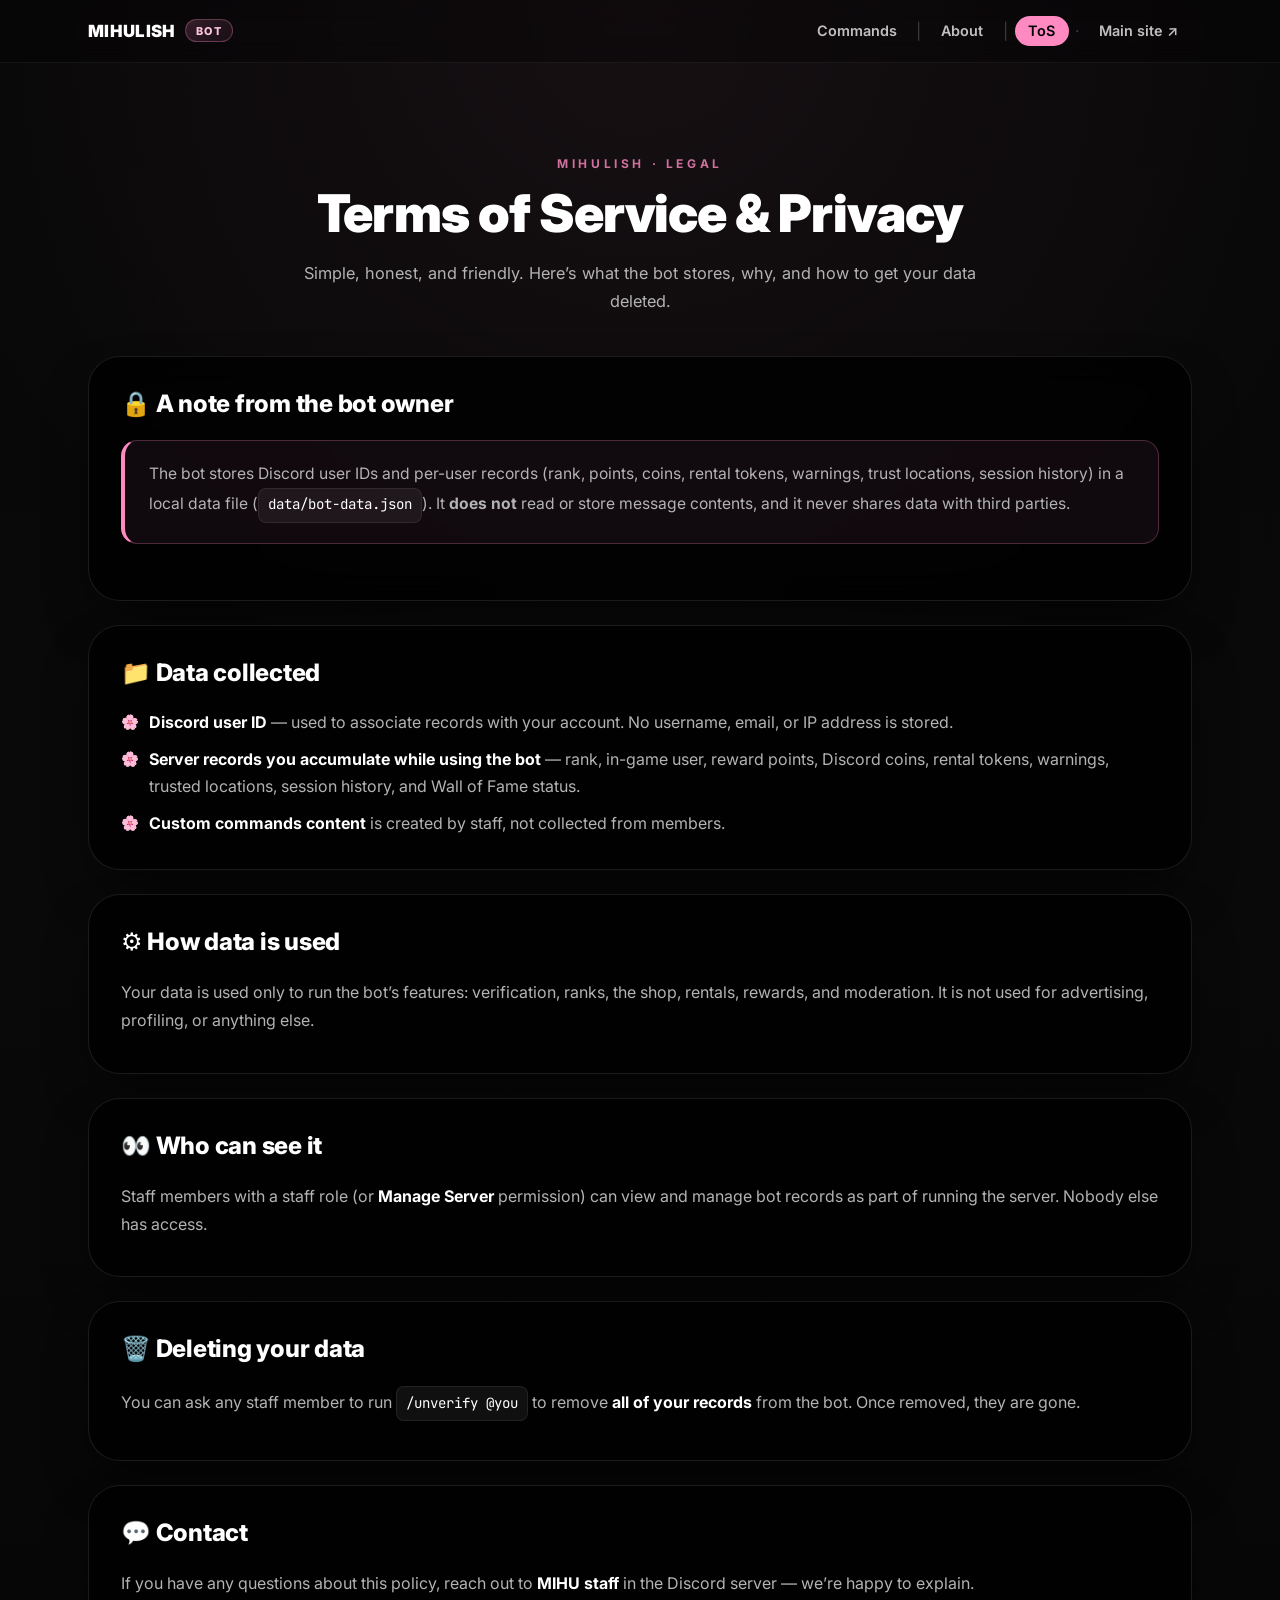
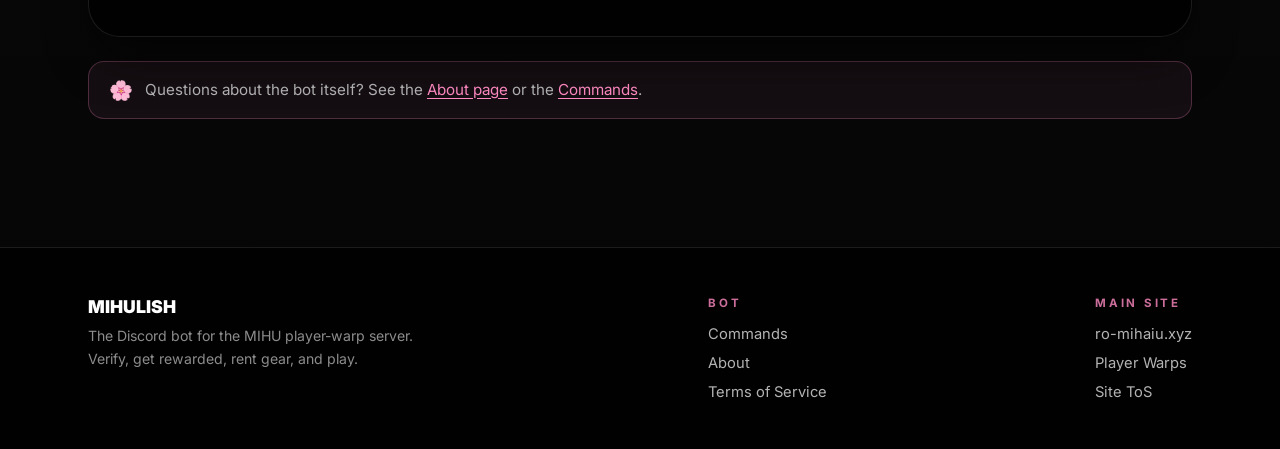
<file: tos/index.html>
<!DOCTYPE html>
<html lang="en">
<head>
  <meta charset="UTF-8" />
  <meta name="viewport" content="width=device-width, initial-scale=1.0" />
  <title>Terms of Service &amp; Privacy — MIHULISH Discord Bot</title>
  <meta name="description" content="Terms of Service and privacy policy for the MIHULISH Discord bot. Learn what data the bot stores, how it is used, who can see it, and how to delete your data." />
  <meta name="keywords" content="MIHULISH, MIHU bot, Discord bot, privacy policy, terms of service, data" />
  <meta property="og:title" content="Terms of Service &amp; Privacy — MIHULISH Discord Bot" />
  <meta property="og:description" content="What data the MIHULISH bot stores and how it is used." />
  <meta property="og:type" content="website" />
  <meta property="og:url" content="https://bot.ro-mihaiu.xyz/tos" />
  <link rel="preconnect" href="https://fonts.googleapis.com" />
  <link rel="preconnect" href="https://fonts.gstatic.com" crossorigin />
  <link href="https://fonts.googleapis.com/css2?family=Inter:wght@400;600;700;800;900&family=JetBrains+Mono:wght@400;600&display=swap" rel="stylesheet" />
  <link rel="stylesheet" href="../assets/css/style.css" />
  <link rel="canonical" href="https://bot.ro-mihaiu.xyz/tos" />
  <link rel="icon" type="image/svg+xml" href="data:image/svg+xml,%3Csvg xmlns='http://www.w3.org/2000/svg' viewBox='0 0 100 100'%3E%3Ctext y='0.9em' font-size='90'%3E🌸%3C/text%3E%3C/svg%3E" />
</head>
<body>
  <div class="page-wrap">
    <!-- Sakura petal background -->
    <div class="petals" aria-hidden="true">
      <span class="petal"></span><span class="petal"></span><span class="petal"></span><span class="petal"></span>
      <span class="petal"></span><span class="petal"></span><span class="petal"></span><span class="petal"></span>
      <span class="petal"></span><span class="petal"></span><span class="petal"></span><span class="petal"></span>
    </div>

    <!-- Header -->
    <header class="site-header">
      <div class="header-inner">
        <a class="brand" href="../index.html">
          MIHULISH <span class="brand-badge">Bot</span>
        </a>
        <nav class="nav-links" aria-label="Bot pages">
          <a href="../commands/index.html">Commands</a>
          <span class="sep">|</span>
          <a href="../about/index.html">About</a>
          <span class="sep">|</span>
          <a href="index.html" class="active" aria-current="page">ToS</a>
          <span class="sep">·</span>
          <a href="https://ro-mihaiu.xyz" target="_blank" rel="noopener noreferrer">Main site ↗</a>
        </nav>
      </div>
    </header>

    <!-- Content -->
    <main class="content">
      <div class="container">
        <div class="hero">
          <p class="eyebrow">MIHULISH · Legal</p>
          <h1 class="page-title">Terms of Service &amp; Privacy</h1>
          <p class="lead">
            Simple, honest, and friendly. Here&rsquo;s what the bot stores, why, and how to get your data deleted.
          </p>
        </div>

        <!-- Privacy note from the owner -->
        <div class="card">
          <div class="card-header">
            <h2 id="privacy-note">🔒 A note from the bot owner</h2>
          </div>
          <div class="quote" style="margin-top:0.5rem;">
            <p>
              The bot stores Discord user IDs and per-user records (rank, points, coins, rental tokens,
              warnings, trust locations, session history) in a local data file
              (<code class="cmd-name">data/bot-data.json</code>). It <strong>does not</strong> read or store
              message contents, and it never shares data with third parties.
            </p>
          </div>
        </div>

        <div class="card">
          <div class="card-header">
            <h2 id="data-collected">📁 Data collected</h2>
          </div>
          <div class="section-block" style="margin-top:0;">
            <ul>
              <li>
                <strong>Discord user ID</strong> — used to associate records with your account. No username,
                email, or IP address is stored.
              </li>
              <li>
                <strong>Server records you accumulate while using the bot</strong> — rank, in-game user,
                reward points, Discord coins, rental tokens, warnings, trusted locations, session history, and
                Wall of Fame status.
              </li>
              <li>
                <strong>Custom commands content</strong> is created by staff, not collected from members.
              </li>
            </ul>
          </div>
        </div>

        <div class="card">
          <div class="card-header">
            <h2 id="how-data-is-used">⚙️ How data is used</h2>
          </div>
          <div class="section-block" style="margin-top:0;">
            <p>
              Your data is used only to run the bot&rsquo;s features: verification, ranks, the shop, rentals,
              rewards, and moderation. It is not used for advertising, profiling, or anything else.
            </p>
          </div>
        </div>

        <div class="card">
          <div class="card-header">
            <h2 id="who-can-see-it">👀 Who can see it</h2>
          </div>
          <div class="section-block" style="margin-top:0;">
            <p>
              Staff members with a staff role (or <strong style="color:#fff">Manage Server</strong> permission)
              can view and manage bot records as part of running the server. Nobody else has access.
            </p>
          </div>
        </div>

        <div class="card">
          <div class="card-header">
            <h2 id="deleting-your-data">🗑️ Deleting your data</h2>
          </div>
          <div class="section-block" style="margin-top:0;">
            <p>
              You can ask any staff member to run
              <code class="cmd-name">/unverify @you</code> to remove <strong style="color:#fff">all of your
              records</strong> from the bot. Once removed, they are gone.
            </p>
          </div>
        </div>

        <div class="card">
          <div class="card-header">
            <h2 id="contact">💬 Contact</h2>
          </div>
          <div class="section-block" style="margin-top:0;">
            <p>
              If you have any questions about this policy, reach out to
              <strong style="color:#fff">MIHU staff</strong> in the Discord server — we&rsquo;re happy to explain.
            </p>
          </div>
        </div>

        <div class="note">
          <span class="note-emoji">🌸</span>
          <span>Questions about the bot itself? See the
            <a class="prose-link" href="../about/index.html">About page</a> or the
            <a class="prose-link" href="../commands/index.html">Commands</a>.</span>
        </div>
      </div>
    </main>

    <!-- Footer -->
    <footer class="site-footer">
      <div class="footer-inner">
        <div class="footer-brand">
          <h4>MIHULISH</h4>
          <p>The Discord bot for the MIHU player-warp server. Verify, get rewarded, rent gear, and play.</p>
        </div>
        <div class="footer-col">
          <h5>Bot</h5>
          <ul>
            <li><a href="../commands/index.html">Commands</a></li>
            <li><a href="../about/index.html">About</a></li>
            <li><a href="index.html">Terms of Service</a></li>
          </ul>
        </div>
        <div class="footer-col">
          <h5>Main Site</h5>
          <ul>
            <li><a href="https://ro-mihaiu.xyz" target="_blank" rel="noopener noreferrer">ro-mihaiu.xyz</a></li>
            <li><a href="https://ro-mihaiu.xyz/player-warps" target="_blank" rel="noopener noreferrer">Player Warps</a></li>
            <li><a href="https://ro-mihaiu.xyz/tos" target="_blank" rel="noopener noreferrer">Site ToS</a></li>
          </ul>
        </div>
      </div>
    </footer>
  </div>
</body>
</html>
</file>
<file: assets/css/style.css>
/* ============================================================
   MIHULISH Bot Site — shared styles
   Matches the ro-mihaiu.xyz sakura-pink dark aesthetic
   ============================================================ */

:root {
  --deep-black: #090909;
  --charcoal: #121212;
  --sakura-pink: #ff8ac2;
  --blossom-pink: #ffc7de;
  --lantern: #ffb86b;
  --wood-brown: #4a2c1d;
  --stone-gray: #8c8c8c;
  --emerald: #59d98e;

  --border-soft: rgba(255, 255, 255, 0.1);
  --text-dim: #b3b3b3;
  --text-faint: #8c8c8c;
  --bg-card: rgba(0, 0, 0, 0.8);
  --bg-card-2: rgba(255, 255, 255, 0.04);

  --radius-xl: 2rem;
  --radius-lg: 1.25rem;
  --radius-md: 0.75rem;
}

* {
  box-sizing: border-box;
}

html {
  scroll-behavior: smooth;
}

body {
  margin: 0;
  min-height: 100vh;
  background:
    radial-gradient(circle at top, rgba(255, 138, 194, 0.06), transparent 35%),
    linear-gradient(180deg, #080808 0%, #090909 45%, #050505 100%);
  color: #fff;
  font-family: Inter, ui-sans-serif, system-ui, -apple-system, "Segoe UI", Roboto,
    "Helvetica Neue", Arial, sans-serif;
  -webkit-font-smoothing: antialiased;
}

/* Scrollbar (WebKit) */
::-webkit-scrollbar {
  width: 10px;
  height: 10px;
}
::-webkit-scrollbar-track {
  background: rgba(255, 255, 255, 0.04);
}
::-webkit-scrollbar-thumb {
  background: rgba(255, 138, 194, 0.45);
  border-radius: 9999px;
  border: 2px solid transparent;
  background-clip: padding-box;
}
::-webkit-scrollbar-thumb:hover {
  background: rgba(255, 138, 194, 0.68);
}

/* ---- Layout helpers ---- */
.container {
  max-width: 72rem;
  margin: 0 auto;
  padding: 0 1.5rem;
}

.page-wrap {
  position: relative;
  min-height: 100vh;
  display: flex;
  flex-direction: column;
}

.content {
  flex: 1;
  width: 100%;
}

main {
  padding-top: 7.5rem;
  padding-bottom: 5rem;
}

/* ---- Petal background ---- */
.petals {
  position: fixed;
  inset: 0;
  overflow: hidden;
  pointer-events: none;
  z-index: 0;
}

.petal {
  position: absolute;
  top: -10%;
  border-radius: 55% 45% 55% 45%;
  background: radial-gradient(circle at 30% 30%, rgba(255, 199, 222, 0.95), rgba(255, 138, 194, 0.18));
  box-shadow: 0 0 20px rgba(255, 138, 194, 0.18);
  filter: blur(0.2px);
  opacity: 0.85;
  animation-name: petal-drop, petal-sway;
  animation-timing-function: linear, ease-in-out;
  animation-iteration-count: infinite, infinite;
  animation-direction: normal, alternate;
  will-change: transform, opacity;
}

.petal:nth-child(1) { left: 6%;  width: 26px; height: 26px; animation-duration: 18s, 7s; }
.petal:nth-child(2) { left: 18%; width: 20px; height: 20px; animation-duration: 21s, 8s; animation-delay: -2.4s; }
.petal:nth-child(3) { left: 32%; width: 28px; height: 28px; animation-duration: 19s, 6s; animation-delay: -4.3s; }
.petal:nth-child(4) { left: 45%; width: 18px; height: 18px; animation-duration: 22s, 9s; animation-delay: -1.8s; }
.petal:nth-child(5) { left: 58%; width: 24px; height: 24px; animation-duration: 20s, 7s; animation-delay: -3.2s; }
.petal:nth-child(6) { left: 70%; width: 22px; height: 22px; animation-duration: 23s, 8s; animation-delay: -6.1s; }
.petal:nth-child(7) { left: 82%; width: 26px; height: 26px; animation-duration: 20s, 6s; animation-delay: -0.9s; }
.petal:nth-child(8) { left: 12%; width: 30px; height: 30px; animation-duration: 24s, 9s; animation-delay: -7.2s; }
.petal:nth-child(9) { left: 25%; width: 20px; height: 20px; animation-duration: 21s, 8s; animation-delay: -9.5s; }
.petal:nth-child(10) { left: 38%; width: 28px; height: 28px; animation-duration: 19s, 7s; animation-delay: -5.5s; }
.petal:nth-child(11) { left: 64%; width: 18px; height: 18px; animation-duration: 22s, 6s; animation-delay: -4.5s; }
.petal:nth-child(12) { left: 90%; width: 24px; height: 24px; animation-duration: 25s, 9s; animation-delay: -8.8s; }

@keyframes petal-drop {
  0%   { transform: translateY(-16vh) translateX(0) rotate(0deg); opacity: 0.9; }
  25%  { opacity: 1; }
  55%  { opacity: 0.8; }
  100% { transform: translateY(112vh) translateX(18vw) rotate(360deg); opacity: 0.1; }
}

@keyframes petal-sway {
  0%   { transform: translateX(0) rotate(0deg); }
  50%  { transform: translateX(18px) rotate(8deg); }
  100% { transform: translateX(-12px) rotate(-6deg); }
}

@media (prefers-reduced-motion: reduce) {
  .petal { animation: none; opacity: 0.35; }
}

/* ---- Header / Nav ---- */
.site-header {
  position: fixed;
  top: 0;
  left: 0;
  right: 0;
  z-index: 50;
  background: rgba(0, 0, 0, 0.3);
  backdrop-filter: blur(12px);
  -webkit-backdrop-filter: blur(12px);
  border-bottom: 1px solid rgba(255, 255, 255, 0.06);
}

.header-inner {
  max-width: 72rem;
  margin: 0 auto;
  padding: 1rem 1.5rem;
  display: flex;
  align-items: center;
  justify-content: space-between;
  gap: 1rem;
  flex-wrap: wrap;
}

.brand {
  display: flex;
  align-items: center;
  gap: 0.6rem;
  color: #fff;
  text-decoration: none;
  font-weight: 900;
  letter-spacing: 0.02em;
  font-size: 1.05rem;
}

.brand-badge {
  display: inline-flex;
  align-items: center;
  gap: 0.45rem;
  background: linear-gradient(135deg, rgba(255, 138, 194, 0.18), rgba(255, 138, 194, 0.05));
  border: 1px solid rgba(255, 138, 194, 0.3);
  color: var(--blossom-pink);
  font-size: 0.68rem;
  font-weight: 800;
  letter-spacing: 0.14em;
  text-transform: uppercase;
  padding: 0.22rem 0.6rem;
  border-radius: 9999px;
  white-space: nowrap;
}

.nav-links {
  display: flex;
  align-items: center;
  gap: 0.4rem;
  flex-wrap: wrap;
}

.nav-links a {
  color: rgba(255, 255, 255, 0.75);
  text-decoration: none;
  font-size: 0.9rem;
  font-weight: 600;
  padding: 0.4rem 0.85rem;
  border-radius: 9999px;
  transition: color 0.15s ease, background 0.15s ease;
}

.nav-links a:hover {
  color: #fff;
  background: rgba(255, 255, 255, 0.06);
}

.nav-links a.active {
  color: #000;
  background: var(--sakura-pink);
}

.nav-links .sep {
  color: rgba(255, 255, 255, 0.2);
  padding: 0;
}

/* ---- Hero / Page title ---- */
.hero {
  position: relative;
  text-align: center;
  padding: 2rem 0 2.5rem;
}

.eyebrow {
  display: inline-block;
  font-size: 0.75rem;
  font-weight: 700;
  letter-spacing: 0.3em;
  text-transform: uppercase;
  color: rgba(255, 138, 194, 0.8);
  margin: 0 0 0.9rem;
}

h1.page-title {
  margin: 0;
  font-size: clamp(2rem, 6vw, 3.25rem);
  font-weight: 900;
  line-height: 1.1;
  letter-spacing: -0.02em;
}

.lead {
  max-width: 46rem;
  margin: 1.1rem auto 0;
  color: var(--text-dim);
  font-size: 1.02rem;
  line-height: 1.7;
}

.lead a {
  color: var(--sakura-pink);
  text-decoration: underline;
  text-underline-offset: 3px;
}

/* ---- Cards ---- */
.card {
  background: var(--bg-card);
  border: 1px solid var(--border-soft);
  border-radius: var(--radius-xl);
  padding: 2rem;
  box-shadow: 0 25px 50px -12px rgba(0, 0, 0, 0.6);
  backdrop-filter: blur(16px);
  -webkit-backdrop-filter: blur(16px);
}

.card + .card {
  margin-top: 1.5rem;
}

.card-header {
  display: flex;
  align-items: center;
  justify-content: space-between;
  gap: 1rem;
  flex-wrap: wrap;
  margin-bottom: 1.4rem;
}

.card-header h2 {
  margin: 0;
  font-size: 1.5rem;
  font-weight: 800;
  letter-spacing: -0.01em;
}

.card-header .count {
  font-size: 0.75rem;
  font-weight: 700;
  letter-spacing: 0.12em;
  text-transform: uppercase;
  color: var(--text-faint);
  background: rgba(255, 255, 255, 0.05);
  border: 1px solid var(--border-soft);
  padding: 0.3rem 0.75rem;
  border-radius: 9999px;
  white-space: nowrap;
}

/* ---- Command tables ---- */
.cmd-table {
  width: 100%;
  border-collapse: collapse;
  font-size: 0.95rem;
}

.cmd-table thead th {
  text-align: left;
  font-size: 0.72rem;
  font-weight: 700;
  letter-spacing: 0.12em;
  text-transform: uppercase;
  color: var(--text-faint);
  padding: 0.6rem 0.75rem;
  border-bottom: 1px solid var(--border-soft);
}

.cmd-table tbody td {
  padding: 0.85rem 0.75rem;
  border-bottom: 1px solid rgba(255, 255, 255, 0.05);
  vertical-align: top;
  color: var(--text-dim);
  line-height: 1.55;
}

.cmd-table tbody tr:last-child td {
  border-bottom: none;
}

.cmd-table tbody tr:hover td {
  background: rgba(255, 138, 194, 0.03);
}

.cmd-name {
  font-family: "JetBrains Mono", ui-monospace, SFMono-Regular, Menlo, Consolas, monospace;
  font-size: 0.88rem;
  color: #fff;
  background: rgba(255, 255, 255, 0.06);
  border: 1px solid rgba(255, 255, 255, 0.08);
  border-radius: 0.5rem;
  padding: 0.28rem 0.55rem;
  white-space: nowrap;
  display: inline-block;
}

.arg {
  color: var(--lantern);
  font-style: italic;
  font-family: inherit;
}

/* Access badge */
.badge {
  display: inline-flex;
  align-items: center;
  font-size: 0.68rem;
  font-weight: 800;
  letter-spacing: 0.08em;
  text-transform: uppercase;
  padding: 0.24rem 0.6rem;
  border-radius: 9999px;
  white-space: nowrap;
  line-height: 1.4;
}

.badge-staff {
  color: var(--blossom-pink);
  background: rgba(255, 138, 194, 0.14);
  border: 1px solid rgba(255, 138, 194, 0.4);
}

.badge-everyone {
  color: #c9c9c9;
  background: rgba(255, 255, 255, 0.06);
  border: 1px solid rgba(255, 255, 255, 0.12);
}

/* Examples */
.examples {
  margin-top: 0.35rem;
  display: flex;
  flex-direction: column;
  gap: 0.4rem;
}

.example {
  font-family: "JetBrains Mono", ui-monospace, SFMono-Regular, Menlo, Consolas, monospace;
  font-size: 0.8rem;
  color: #d7d7d7;
  background: rgba(0, 0, 0, 0.4);
  border: 1px solid rgba(255, 255, 255, 0.07);
  border-left: 3px solid var(--sakura-pink);
  border-radius: 0.5rem;
  padding: 0.4rem 0.7rem;
  overflow-x: auto;
  white-space: nowrap;
}

.example .prompt {
  color: var(--emerald);
  font-weight: 600;
}

.example .slash {
  color: var(--lantern);
}

/* ---- Notes / callouts ---- */
.note {
  display: flex;
  gap: 0.75rem;
  background: rgba(255, 138, 194, 0.06);
  border: 1px solid rgba(255, 138, 194, 0.25);
  border-radius: 1rem;
  padding: 1rem 1.25rem;
  color: var(--text-dim);
  font-size: 0.95rem;
  line-height: 1.6;
  margin-top: 1.5rem;
}

.note strong {
  color: var(--blossom-pink);
}

.note .note-emoji {
  font-size: 1.2rem;
  line-height: 1.3;
  flex-shrink: 0;
}

.quote {
  background: rgba(255, 138, 194, 0.06);
  border: 1px solid rgba(255, 138, 194, 0.25);
  border-left: 4px solid var(--sakura-pink);
  border-radius: 1rem;
  padding: 1.25rem 1.5rem;
  margin: 1.5rem 0;
  color: var(--text-dim);
  font-size: 0.98rem;
  line-height: 1.7;
}

.quote p {
  margin: 0;
}

/* ---- Feature / info lists ---- */
.section-block {
  margin-top: 2.2rem;
}

.section-block h3 {
  font-size: 1.2rem;
  font-weight: 800;
  margin: 0 0 0.7rem;
  color: #fff;
}

.section-block p {
  color: var(--text-dim);
  line-height: 1.75;
  margin: 0.4rem 0;
}

.section-block ul {
  margin: 0.6rem 0 0;
  padding: 0;
  list-style: none;
  display: grid;
  gap: 0.7rem;
}

.section-block li {
  position: relative;
  padding-left: 1.75rem;
  color: var(--text-dim);
  line-height: 1.65;
}

.section-block li::before {
  content: "🌸";
  position: absolute;
  left: 0;
  top: 0.05em;
  font-size: 0.9rem;
}

.section-block li strong {
  color: #fff;
}

.grid-2 {
  display: grid;
  grid-template-columns: 1fr;
  gap: 1.5rem;
}

/* ---- Prose links ---- */
.prose-link {
  color: var(--sakura-pink);
  text-decoration: underline;
  text-underline-offset: 3px;
  transition: color 0.15s ease;
}

.prose-link:hover {
  color: var(--blossom-pink);
}

/* ---- Footer ---- */
.site-footer {
  border-top: 1px solid rgba(255, 255, 255, 0.1);
  background: rgba(0, 0, 0, 0.7);
  padding: 3rem 0;
  margin-top: 3rem;
  z-index: 1;
  position: relative;
}

.footer-inner {
  max-width: 72rem;
  margin: 0 auto;
  padding: 0 1.5rem;
  display: flex;
  flex-wrap: wrap;
  gap: 2.5rem;
  justify-content: space-between;
  align-items: flex-start;
}

.footer-brand h4 {
  margin: 0 0 0.5rem;
  font-size: 1.1rem;
  font-weight: 900;
}

.footer-brand p {
  margin: 0;
  color: var(--text-faint);
  font-size: 0.88rem;
  line-height: 1.6;
  max-width: 22rem;
}

.footer-col h5 {
  margin: 0 0 0.8rem;
  font-size: 0.72rem;
  font-weight: 700;
  letter-spacing: 0.24em;
  text-transform: uppercase;
  color: rgba(255, 138, 194, 0.8);
}

.footer-col ul {
  list-style: none;
  margin: 0;
  padding: 0;
  display: grid;
  gap: 0.55rem;
}

.footer-col a {
  color: var(--text-dim);
  text-decoration: none;
  font-size: 0.92rem;
  transition: color 0.15s ease;
}

.footer-col a:hover {
  color: #fff;
}

/* ---- Responsive ---- */
@media (max-width: 640px) {
  main {
    padding-top: 6.5rem;
  }

  .header-inner {
    flex-direction: column;
    align-items: center;
    gap: 0.6rem;
  }

  .card {
    padding: 1.25rem;
    border-radius: 1.25rem;
  }

  /* Convert command tables to stacked cards on phones */
  .cmd-table thead {
    display: none;
  }

  .cmd-table,
  .cmd-table tbody,
  .cmd-table tr,
  .cmd-table td {
    display: block;
    width: 100%;
  }

  .cmd-table tbody tr {
    border: 1px solid rgba(255, 255, 255, 0.08);
    background: rgba(255, 255, 255, 0.02);
    border-radius: 0.9rem;
    padding: 0.6rem 0.8rem;
    margin-bottom: 0.8rem;
  }

  .cmd-table tbody tr:hover td {
    background: transparent;
  }

  .cmd-table tbody td {
    border-bottom: none;
    padding: 0.3rem 0;
  }

  .cmd-table tbody td::before {
    content: attr(data-label);
    display: block;
    font-size: 0.65rem;
    font-weight: 700;
    letter-spacing: 0.14em;
    text-transform: uppercase;
    color: var(--text-faint);
    margin-bottom: 0.15rem;
  }

  .cmd-table tbody td:first-child::before {
    display: none;
  }

  .cmd-name {
    white-space: normal;
    word-break: break-word;
  }
}

@media (max-width: 420px) {
  .nav-links {
    gap: 0.15rem;
  }

  .nav-links a {
    padding: 0.35rem 0.6rem;
    font-size: 0.82rem;
  }
}
</file>
